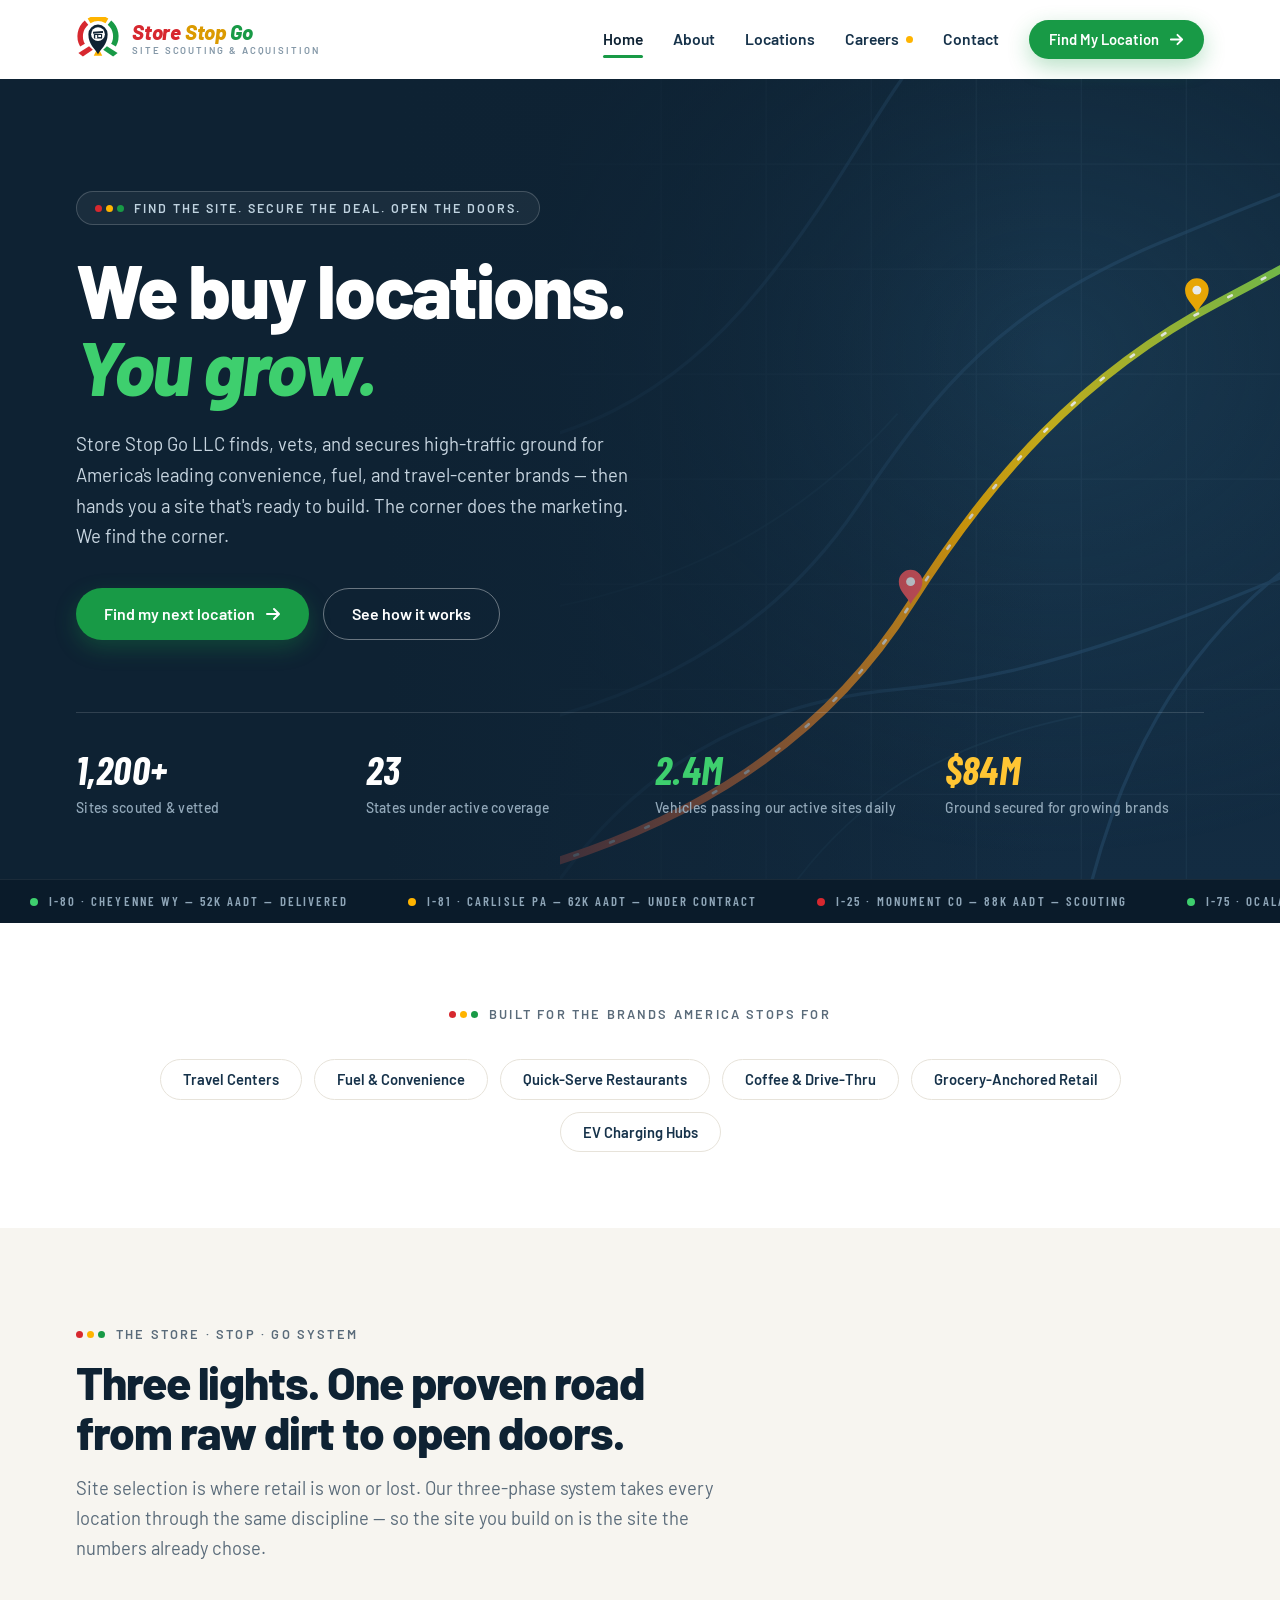
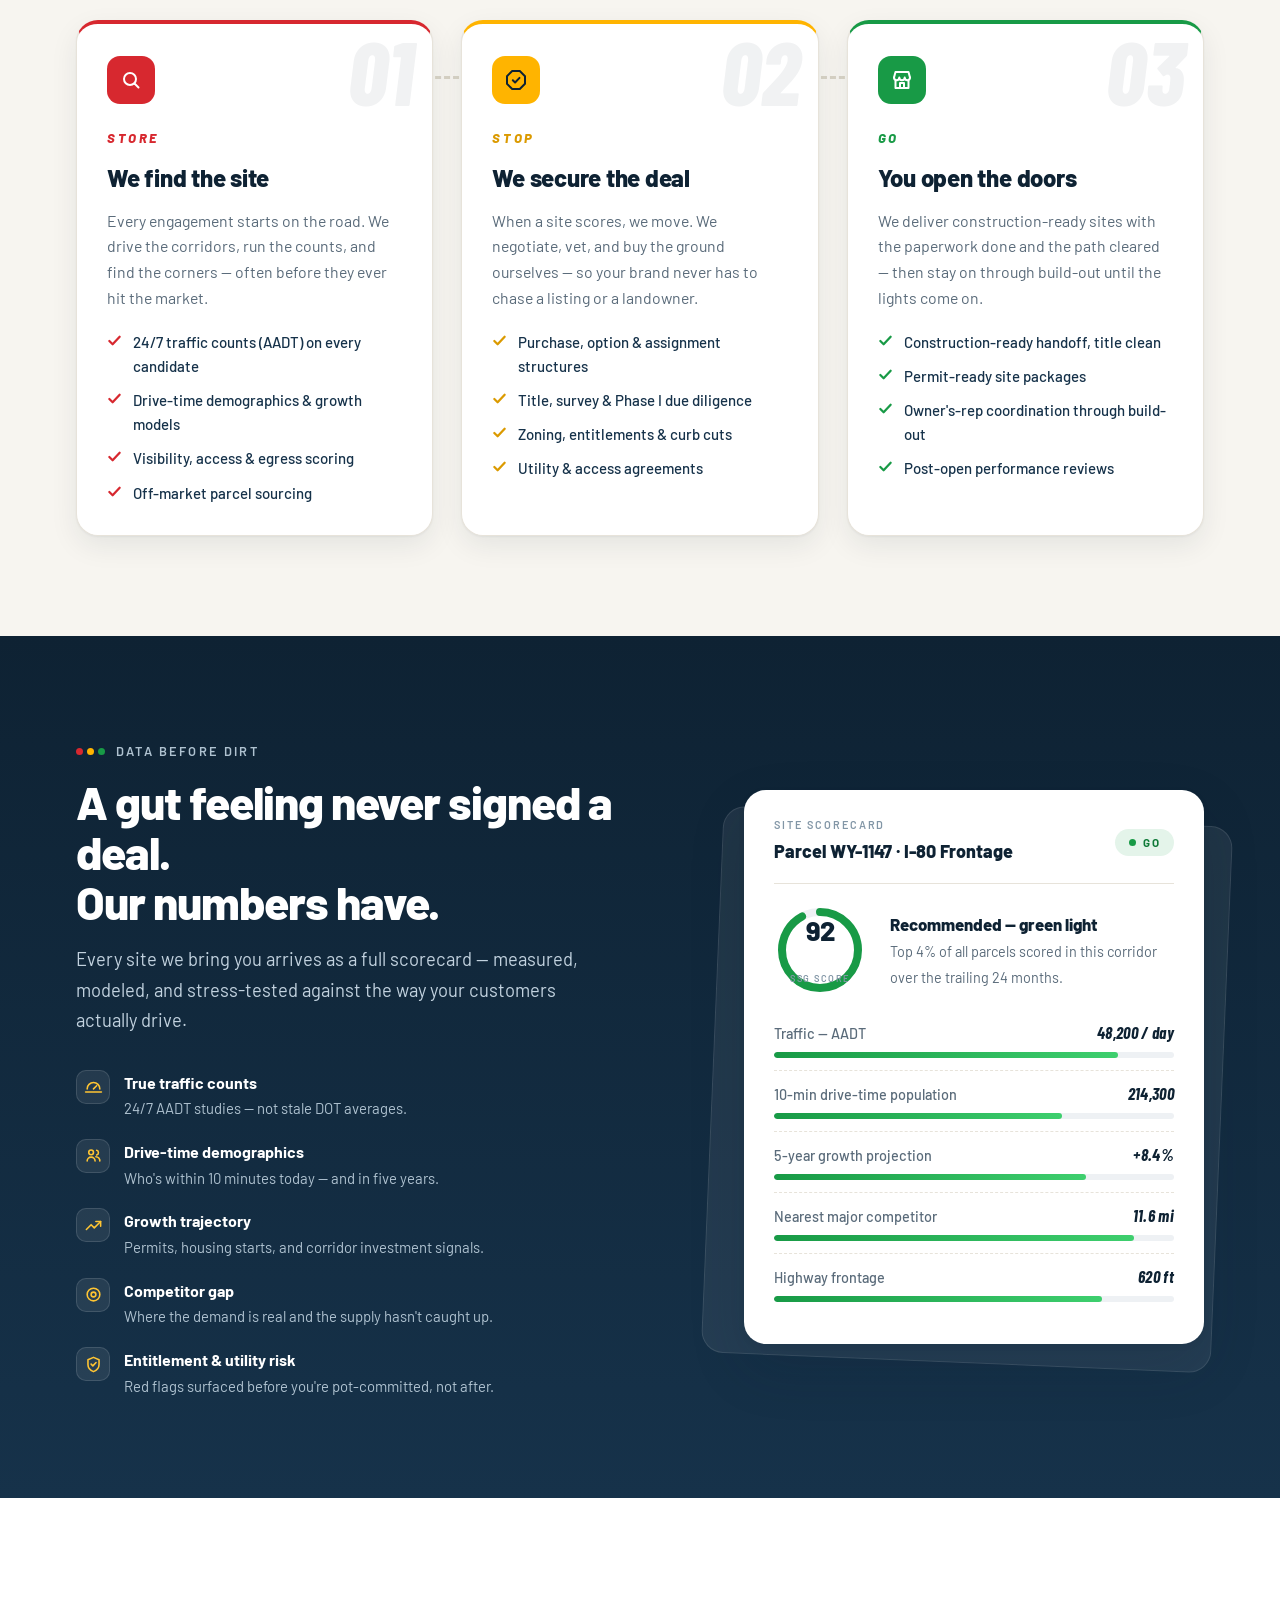
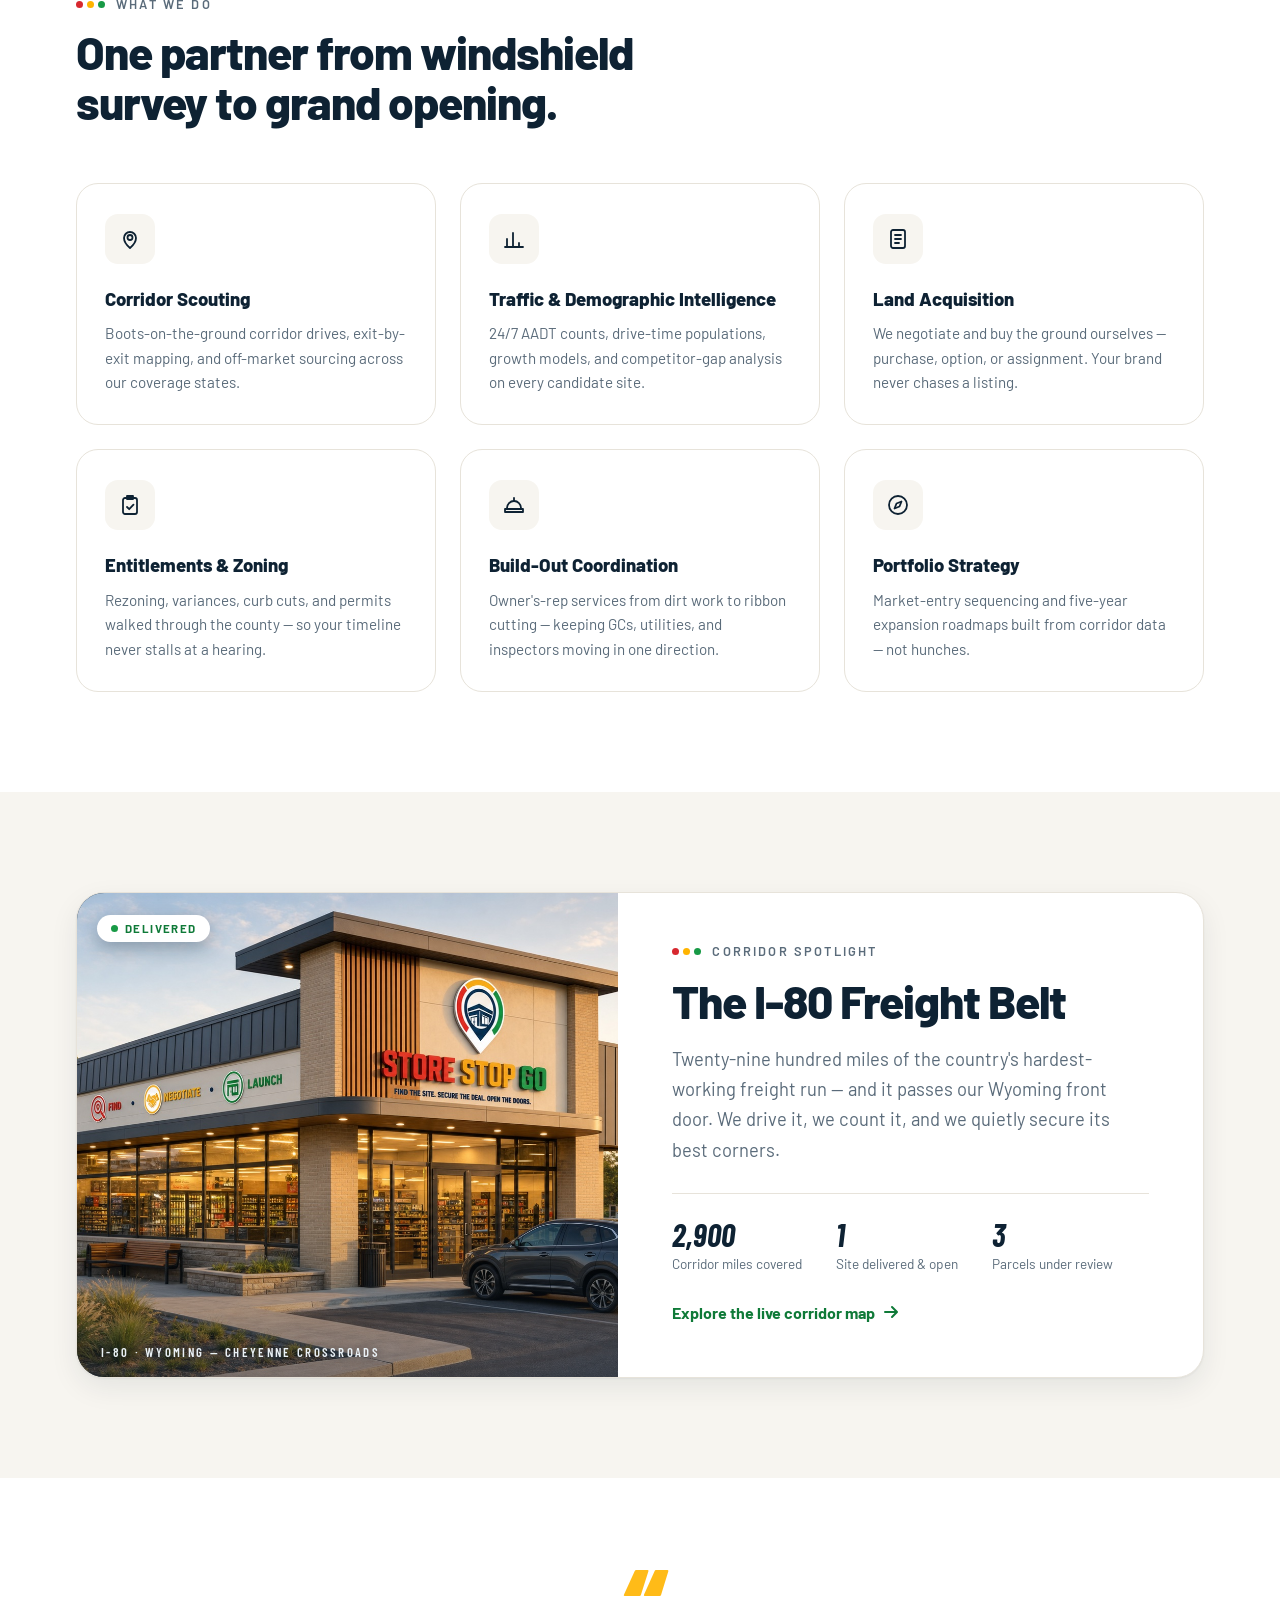
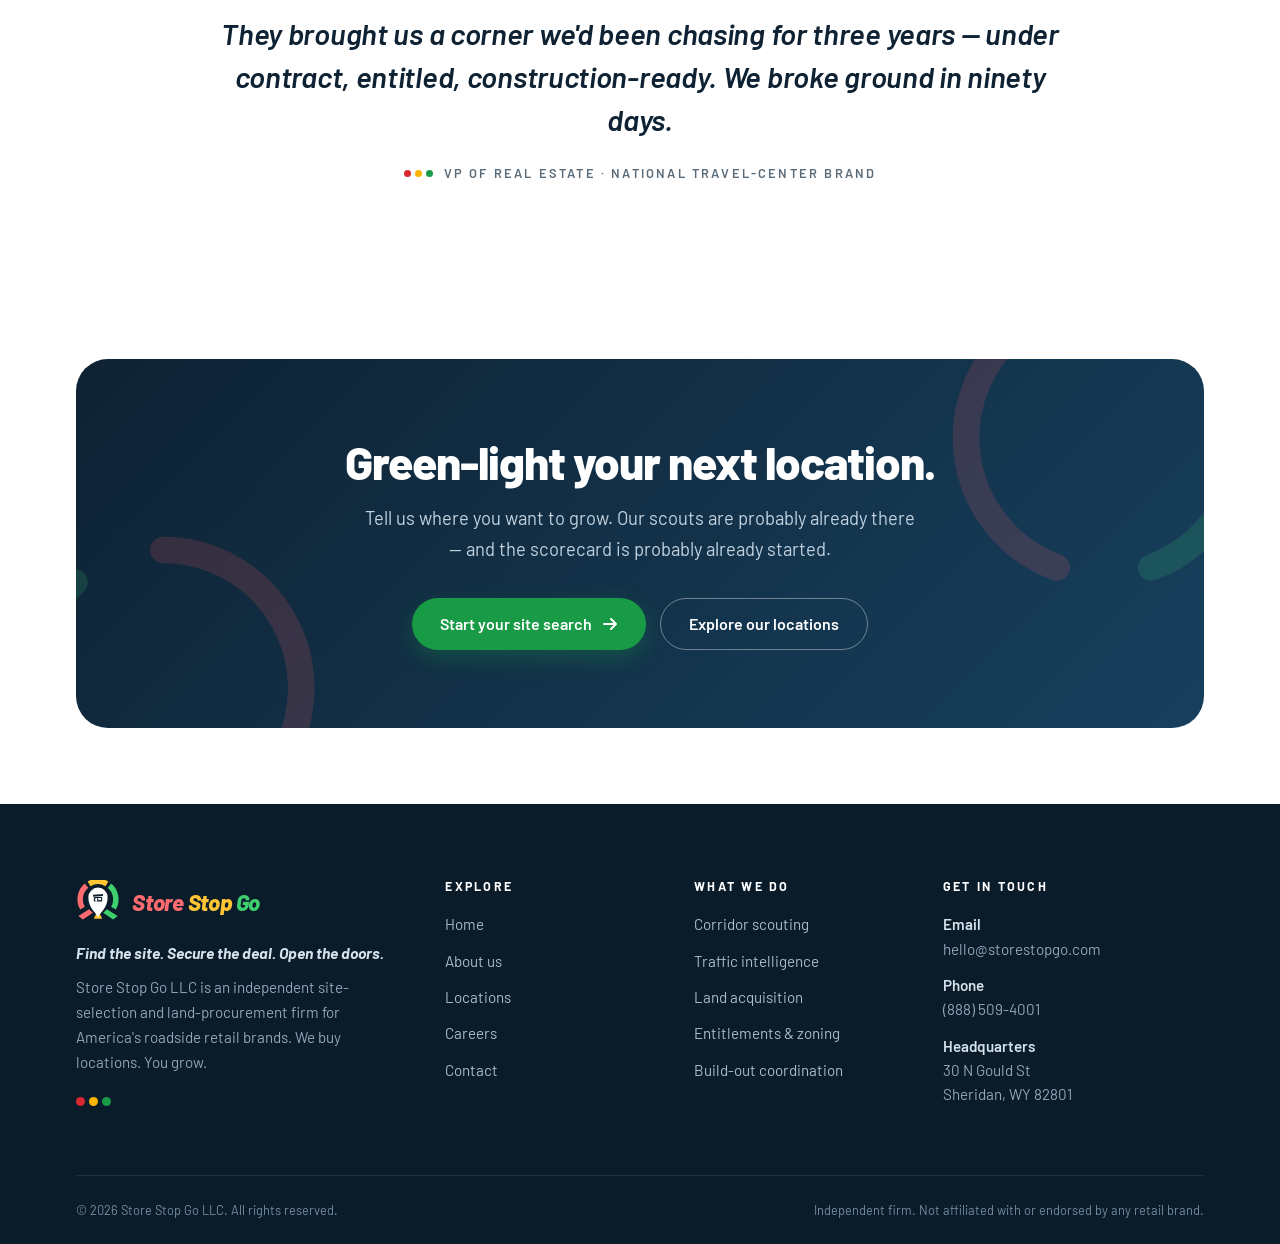
<file: index.html>
<!DOCTYPE html>
<html lang="en">
<head>
<meta charset="UTF-8">
<meta name="viewport" content="width=device-width, initial-scale=1.0">
<title>Store Stop Go LLC — We Buy Locations. You Grow.</title>
<meta name="description" content="Store Stop Go LLC is an independent site-selection and land-procurement firm for America's roadside retail brands. We scout corridors, count the traffic, secure the ground, and deliver locations ready to grow.">
<meta property="og:site_name" content="Store Stop Go LLC">
<meta property="og:type" content="website">
<meta property="og:title" content="Store Stop Go LLC — We Buy Locations. You Grow.">
<meta property="og:description" content="Store Stop Go LLC is an independent site-selection and land-procurement firm for America's roadside retail brands. We scout corridors, count the traffic, secure the ground, and deliver locations ready to grow.">
<meta property="og:url" content="https://storestopgo.com/">
<meta property="og:image" content="https://storestopgo.com/assets/og-cover.jpg">
<meta property="og:image:width" content="1200">
<meta property="og:image:height" content="630">
<meta property="og:image:alt" content="A delivered Store Stop Go flagship convenience store at golden hour">
<meta name="twitter:card" content="summary_large_image">
<meta name="twitter:title" content="Store Stop Go LLC — We Buy Locations. You Grow.">
<meta name="twitter:description" content="Store Stop Go LLC is an independent site-selection and land-procurement firm for America's roadside retail brands. We scout corridors, count the traffic, secure the ground, and deliver locations ready to grow.">
<meta name="twitter:image" content="https://storestopgo.com/assets/og-cover.jpg">
<link rel="icon" href='data:image/svg+xml,<svg xmlns="http://www.w3.org/2000/svg" viewBox="0 0 64 64"><path d="M15.3 8.1A26 26 0 0 0 23.1 52.4" fill="none" stroke="%23D7282F" stroke-width="8" stroke-linecap="round"/><path d="M19 5.5A26 26 0 0 1 45 5.5" fill="none" stroke="%23FFB400" stroke-width="8" stroke-linecap="round"/><path d="M48.7 8.1A26 26 0 0 1 40.9 52.4" fill="none" stroke="%23189A46" stroke-width="8" stroke-linecap="round"/><path d="M32 56C27 47 18.5 40.5 18.5 27.5A13.5 13.5 0 1 1 45.5 27.5C45.5 40.5 37 47 32 56Z" fill="%230E2233"/></svg>'>
<link rel="apple-touch-icon" href="assets/apple-touch-icon.png">
<link rel="preconnect" href="https://fonts.googleapis.com">
<link rel="preconnect" href="https://fonts.gstatic.com" crossorigin>
<link href="https://fonts.googleapis.com/css2?family=Barlow:ital,wght@0,400;0,500;0,600;0,700;0,800;0,900;1,700;1,800&family=Barlow+Condensed:ital,wght@0,500;0,600;0,700;1,700;1,800&display=swap" rel="stylesheet">
<link rel="stylesheet" href="css/style.css">
<script src="js/main.js" defer></script>
</head>
<body>
<a class="skip" href="#main">Skip to content</a>

<header class="site-head">
  <div class="wrap nav">
    <a class="brand" href="index.html" aria-label="Store Stop Go LLC — home">
      <svg class="logo-mark" viewBox="0 0 64 64" aria-hidden="true">
        <path d="M3.5 52.5 19 42.5 24.5 47.8 10 57.5Z" fill="#D7282F"/>
        <path d="M25.8 56.5 32 44 38.2 56.5Z" fill="#FFB400"/>
        <path d="M60.5 52.5 45 42.5 39.5 47.8 54 57.5Z" fill="#189A46"/>
        <path d="M15.3 8.1A26 26 0 0 0 9.5 41" fill="none" stroke="#D7282F" stroke-width="8"/>
        <path d="M19 5.5A26 26 0 0 1 45 5.5" fill="none" stroke="#FFB400" stroke-width="8"/>
        <path d="M48.7 8.1A26 26 0 0 1 54.5 41" fill="none" stroke="#189A46" stroke-width="8"/>
        <path d="M32 54C28 46 18 40.5 18 25A14 14 0 1 1 46 25C46 40.5 36 46 32 54Z" fill="#0E2233"/>
        <circle cx="32" cy="25" r="10" fill="#fff"/>
        <path d="M24.8 21.6 39.2 20.2 39.2 23.2 24.8 24.4Z" fill="#0E2233"/>
        <rect x="26" y="24.8" width="12" height="6.4" rx=".8" fill="#0E2233"/>
        <rect x="28" y="26.2" width="2.8" height="5" fill="#fff"/>
        <rect x="32.4" y="26.2" width="4" height="3" fill="#fff"/>
      </svg>
      <span class="brand-name">
        <em><span class="w-store">Store</span> <span class="w-stop">Stop</span> <span class="w-go">Go</span></em>
        <small>Site Scouting &amp; Acquisition</small>
      </span>
    </a>
    <nav class="nav-links" aria-label="Primary">
      <a href="index.html" aria-current="page">Home</a>
      <a href="about.html">About</a>
      <a href="locations.html">Locations</a>
      <a href="careers.html">Careers<span class="dot-hiring" title="Now hiring"></span></a>
      <a href="contact.html">Contact</a>
    </nav>
    <a class="btn btn--sm nav-cta" href="contact.html">Find My Location
      <svg width="15" height="15" viewBox="0 0 16 16" fill="none" stroke="currentColor" stroke-width="2" stroke-linecap="round" stroke-linejoin="round" aria-hidden="true"><path d="M2 8h11M9 3l5 5-5 5"/></svg>
    </a>
    <button class="nav-burger" aria-label="Menu" aria-expanded="false"><span></span><span></span><span></span></button>
  </div>
</header>

<main id="main">

  <!-- ======================= HERO ======================= -->
  <section class="hero">
    <svg class="hero-art" viewBox="0 0 760 640" aria-hidden="true" preserveAspectRatio="xMidYMid slice">
      <defs>
        <linearGradient id="route" x1="0" y1="1" x2="1" y2="0">
          <stop offset="0" stop-color="#FF5A60"/><stop offset=".5" stop-color="#FFB400"/><stop offset="1" stop-color="#3ECF6E"/>
        </linearGradient>
        <radialGradient id="glow" cx=".6" cy=".35" r=".6">
          <stop offset="0" stop-color="#24506E" stop-opacity=".85"/><stop offset="1" stop-color="#24506E" stop-opacity="0"/>
        </radialGradient>
        <g id="hpin">
          <path d="M0 0C-3.2-6.4-9-9.8-9-17A9 9 0 1 1 9-17C9-9.8 3.2-6.4 0 0Z"/>
          <circle cx="0" cy="-17" r="3.4" fill="#fff"/>
        </g>
      </defs>
      <rect width="760" height="640" fill="url(#glow)" opacity=".55"/>
      <g opacity=".07" stroke="#7FA4C0" stroke-width="1" fill="none">
        <path d="M80 0V640M160 0V640M240 0V640M320 0V640M400 0V640M480 0V640M560 0V640M640 0V640M720 0V640"/>
        <path d="M0 80H760M0 160H760M0 240H760M0 320H760M0 400H760M0 480H760M0 560H760"/>
      </g>
      <g stroke="#2A5273" stroke-width="2.5" fill="none" opacity=".5">
        <path d="M-20 520C150 500 250 430 310 340S420 190 540 140S690 80 780 55"/>
        <path d="M60 660C130 540 230 490 340 480S560 430 780 330"/>
        <path d="M-20 300C90 300 170 255 235 175S320 40 370 -20"/>
        <path d="M480 660C505 540 555 450 640 385S740 300 780 250"/>
      </g>
      <g stroke="#24485F" stroke-width="1.4" fill="none" opacity=".4">
        <path d="M-20 430C150 420 260 360 340 270"/>
        <path d="M240 660C300 560 380 520 480 500"/>
      </g>
      <path d="M10 630C190 590 290 510 350 415S480 240 585 185S720 110 755 70" fill="none" stroke="url(#route)" stroke-width="6" stroke-linecap="round"/>
      <path d="M10 630C190 590 290 510 350 415S480 240 585 185S720 110 755 70" fill="none" stroke="#fff" stroke-width="2" stroke-linecap="round" stroke-dasharray="3 26" class="lane" opacity=".9"/>
      <use href="#hpin" transform="translate(350 415)" fill="#FF5A60"/>
      <use href="#hpin" transform="translate(568 193)" fill="#FFB400"/>
      <use href="#hpin" transform="translate(712 105)" fill="#3ECF6E"/>
      <circle cx="712" cy="88" r="16" fill="none" stroke="#3ECF6E" stroke-width="2" class="pulse-ring" style="transform-box:fill-box;transform-origin:center"/>
    </svg>
    <div class="wrap">
      <div class="hero-copy">
        <span class="hero-badge"><span class="tri" aria-hidden="true"><i></i><i></i><i></i></span>Find the site. Secure the deal. Open the doors.</span>
        <h1 class="h1">We buy locations.<br><span class="h1-go">You grow.</span></h1>
        <p class="hero-sub">Store Stop Go LLC finds, vets, and secures high-traffic ground for America's leading convenience, fuel, and travel-center brands — then hands you a site that's ready to build. The corner does the marketing. We find the corner.</p>
        <div class="hero-ctas">
          <a class="btn" href="contact.html">Find my next location
            <svg width="16" height="16" viewBox="0 0 16 16" fill="none" stroke="currentColor" stroke-width="2" stroke-linecap="round" stroke-linejoin="round" aria-hidden="true"><path d="M2 8h11M9 3l5 5-5 5"/></svg>
          </a>
          <a class="btn btn--ghost-light" href="#how">See how it works</a>
        </div>
      </div>
      <div class="hero-stats">
        <div class="stat"><b data-count="1200" data-suffix="+">0</b><span>Sites scouted &amp; vetted</span></div>
        <div class="stat"><b data-count="23">0</b><span>States under active coverage</span></div>
        <div class="stat stat--g"><b data-count="2.4" data-dec="1" data-suffix="M">0</b><span>Vehicles passing our active sites daily</span></div>
        <div class="stat stat--a"><b data-count="84" data-prefix="$" data-suffix="M">0</b><span>Ground secured for growing brands</span></div>
      </div>
    </div>
  </section>

  <!-- ======================= TICKER ======================= -->
  <div class="ticker" aria-hidden="true">
    <div class="ticker-track">
      <span class="tick"><i class="g"></i>I-80 · Cheyenne WY — 52K AADT — Delivered</span>
      <span class="tick"><i class="a"></i>I-81 · Carlisle PA — 62K AADT — Under contract</span>
      <span class="tick"><i class="r"></i>I-25 · Monument CO — 88K AADT — Scouting</span>
      <span class="tick"><i class="g"></i>I-75 · Ocala FL — 96K AADT — Delivered</span>
      <span class="tick"><i class="a"></i>I-40 · Crossville TN — 46K AADT — Under contract</span>
      <span class="tick"><i class="r"></i>I-44 · Springfield MO — 62K AADT — Scouting</span>
      <span class="tick"><i class="a"></i>I-65 · Athens AL — 74K AADT — Under contract</span>
      <span class="tick"><i class="r"></i>I-90 · Rapid City SD — 29K AADT — Scouting</span>
      <span class="tick"><i class="g"></i>I-80 · Cheyenne WY — 52K AADT — Delivered</span>
      <span class="tick"><i class="a"></i>I-81 · Carlisle PA — 62K AADT — Under contract</span>
      <span class="tick"><i class="r"></i>I-25 · Monument CO — 88K AADT — Scouting</span>
      <span class="tick"><i class="g"></i>I-75 · Ocala FL — 96K AADT — Delivered</span>
      <span class="tick"><i class="a"></i>I-40 · Crossville TN — 46K AADT — Under contract</span>
      <span class="tick"><i class="r"></i>I-44 · Springfield MO — 62K AADT — Scouting</span>
      <span class="tick"><i class="a"></i>I-65 · Athens AL — 74K AADT — Under contract</span>
      <span class="tick"><i class="r"></i>I-90 · Rapid City SD — 29K AADT — Scouting</span>
    </div>
  </div>

  <!-- ======================= CATEGORIES ======================= -->
  <section class="sec sec--tight">
    <div class="wrap center reveal">
      <span class="eyebrow"><span class="tri" aria-hidden="true"><i></i><i></i><i></i></span>Built for the brands America stops for</span>
      <div class="cats">
        <span class="cat">Travel Centers</span>
        <span class="cat">Fuel &amp; Convenience</span>
        <span class="cat">Quick-Serve Restaurants</span>
        <span class="cat">Coffee &amp; Drive-Thru</span>
        <span class="cat">Grocery-Anchored Retail</span>
        <span class="cat">EV Charging Hubs</span>
      </div>
    </div>
  </section>

  <!-- ======================= STORE / STOP / GO ======================= -->
  <section class="sec sec--bone" id="how">
    <div class="wrap">
      <div class="sec-head reveal">
        <span class="eyebrow"><span class="tri" aria-hidden="true"><i></i><i></i><i></i></span>The Store · Stop · Go system</span>
        <h2 class="h2">Three lights. One proven road<br>from raw dirt to open doors.</h2>
        <p class="lead">Site selection is where retail is won or lost. Our three-phase system takes every location through the same discipline — so the site you build on is the site the numbers already chose.</p>
      </div>
      <div class="steps">
        <article class="step step--store reveal" data-n="01">
          <span class="step-light" aria-hidden="true">
            <svg width="24" height="24" viewBox="0 0 24 24" fill="none" stroke="currentColor" stroke-width="2" stroke-linecap="round" stroke-linejoin="round"><circle cx="11" cy="11" r="6"/><path d="m15.5 15.5 4 4"/></svg>
          </span>
          <span class="step-word">Store</span>
          <h3 class="h3">We find the site</h3>
          <p>Every engagement starts on the road. We drive the corridors, run the counts, and find the corners — often before they ever hit the market.</p>
          <ul>
            <li><svg width="15" height="15" viewBox="0 0 16 16" fill="none" stroke="currentColor" stroke-width="2.4" stroke-linecap="round" stroke-linejoin="round" aria-hidden="true"><path d="m2.5 8.5 3.5 3.5L13.5 4"/></svg>24/7 traffic counts (AADT) on every candidate</li>
            <li><svg width="15" height="15" viewBox="0 0 16 16" fill="none" stroke="currentColor" stroke-width="2.4" stroke-linecap="round" stroke-linejoin="round" aria-hidden="true"><path d="m2.5 8.5 3.5 3.5L13.5 4"/></svg>Drive-time demographics &amp; growth models</li>
            <li><svg width="15" height="15" viewBox="0 0 16 16" fill="none" stroke="currentColor" stroke-width="2.4" stroke-linecap="round" stroke-linejoin="round" aria-hidden="true"><path d="m2.5 8.5 3.5 3.5L13.5 4"/></svg>Visibility, access &amp; egress scoring</li>
            <li><svg width="15" height="15" viewBox="0 0 16 16" fill="none" stroke="currentColor" stroke-width="2.4" stroke-linecap="round" stroke-linejoin="round" aria-hidden="true"><path d="m2.5 8.5 3.5 3.5L13.5 4"/></svg>Off-market parcel sourcing</li>
          </ul>
        </article>
        <article class="step step--stop reveal" style="--d:.12s" data-n="02">
          <span class="step-light" aria-hidden="true">
            <svg width="24" height="24" viewBox="0 0 24 24" fill="none" stroke="currentColor" stroke-width="2" stroke-linecap="round" stroke-linejoin="round"><path d="M8.2 3h7.6L21 8.2v7.6L15.8 21H8.2L3 15.8V8.2z"/><path d="m8.8 12.2 2.3 2.3 4.4-4.6"/></svg>
          </span>
          <span class="step-word">Stop</span>
          <h3 class="h3">We secure the deal</h3>
          <p>When a site scores, we move. We negotiate, vet, and buy the ground ourselves — so your brand never has to chase a listing or a landowner.</p>
          <ul>
            <li><svg width="15" height="15" viewBox="0 0 16 16" fill="none" stroke="currentColor" stroke-width="2.4" stroke-linecap="round" stroke-linejoin="round" aria-hidden="true"><path d="m2.5 8.5 3.5 3.5L13.5 4"/></svg>Purchase, option &amp; assignment structures</li>
            <li><svg width="15" height="15" viewBox="0 0 16 16" fill="none" stroke="currentColor" stroke-width="2.4" stroke-linecap="round" stroke-linejoin="round" aria-hidden="true"><path d="m2.5 8.5 3.5 3.5L13.5 4"/></svg>Title, survey &amp; Phase I due diligence</li>
            <li><svg width="15" height="15" viewBox="0 0 16 16" fill="none" stroke="currentColor" stroke-width="2.4" stroke-linecap="round" stroke-linejoin="round" aria-hidden="true"><path d="m2.5 8.5 3.5 3.5L13.5 4"/></svg>Zoning, entitlements &amp; curb cuts</li>
            <li><svg width="15" height="15" viewBox="0 0 16 16" fill="none" stroke="currentColor" stroke-width="2.4" stroke-linecap="round" stroke-linejoin="round" aria-hidden="true"><path d="m2.5 8.5 3.5 3.5L13.5 4"/></svg>Utility &amp; access agreements</li>
          </ul>
        </article>
        <article class="step step--go reveal" style="--d:.24s" data-n="03">
          <span class="step-light" aria-hidden="true">
            <svg width="24" height="24" viewBox="0 0 24 24" fill="none" stroke="currentColor" stroke-width="2" stroke-linecap="round" stroke-linejoin="round"><path d="M4 9.5 5.5 4h13L20 9.5"/><path d="M4 9.5a2.65 2.65 0 0 0 5.3 0 2.65 2.65 0 0 0 5.4 0 2.65 2.65 0 0 0 5.3 0"/><path d="M5.5 13v7h13v-7"/><path d="M10 20v-5h4v5"/></svg>
          </span>
          <span class="step-word">Go</span>
          <h3 class="h3">You open the doors</h3>
          <p>We deliver construction-ready sites with the paperwork done and the path cleared — then stay on through build-out until the lights come on.</p>
          <ul>
            <li><svg width="15" height="15" viewBox="0 0 16 16" fill="none" stroke="currentColor" stroke-width="2.4" stroke-linecap="round" stroke-linejoin="round" aria-hidden="true"><path d="m2.5 8.5 3.5 3.5L13.5 4"/></svg>Construction-ready handoff, title clean</li>
            <li><svg width="15" height="15" viewBox="0 0 16 16" fill="none" stroke="currentColor" stroke-width="2.4" stroke-linecap="round" stroke-linejoin="round" aria-hidden="true"><path d="m2.5 8.5 3.5 3.5L13.5 4"/></svg>Permit-ready site packages</li>
            <li><svg width="15" height="15" viewBox="0 0 16 16" fill="none" stroke="currentColor" stroke-width="2.4" stroke-linecap="round" stroke-linejoin="round" aria-hidden="true"><path d="m2.5 8.5 3.5 3.5L13.5 4"/></svg>Owner's-rep coordination through build-out</li>
            <li><svg width="15" height="15" viewBox="0 0 16 16" fill="none" stroke="currentColor" stroke-width="2.4" stroke-linecap="round" stroke-linejoin="round" aria-hidden="true"><path d="m2.5 8.5 3.5 3.5L13.5 4"/></svg>Post-open performance reviews</li>
          </ul>
        </article>
      </div>
    </div>
  </section>

  <!-- ======================= DATA ======================= -->
  <section class="sec sec--dark" id="data">
    <div class="wrap data-grid">
      <div class="reveal">
        <span class="eyebrow eyebrow--light"><span class="tri" aria-hidden="true"><i></i><i></i><i></i></span>Data before dirt</span>
        <h2 class="h2" style="margin-top:16px">A gut feeling never signed a deal.<br>Our numbers have.</h2>
        <p class="lead" style="margin-top:18px">Every site we bring you arrives as a full scorecard — measured, modeled, and stress-tested against the way your customers actually drive.</p>
        <ul class="data-points">
          <li><span class="dp-dot" aria-hidden="true"><svg width="19" height="19" viewBox="0 0 24 24" fill="none" stroke="#FFC533" stroke-width="2" stroke-linecap="round" stroke-linejoin="round"><path d="M4 15a8 8 0 0 1 16 0"/><path d="m12 15 4-4"/><path d="M2 19h20"/></svg></span><div><b>True traffic counts</b><span>24/7 AADT studies — not stale DOT averages.</span></div></li>
          <li><span class="dp-dot" aria-hidden="true"><svg width="19" height="19" viewBox="0 0 24 24" fill="none" stroke="#FFC533" stroke-width="2" stroke-linecap="round" stroke-linejoin="round"><circle cx="9" cy="8" r="3"/><path d="M4 19a5 5 0 0 1 10 0"/><path d="M16 5.5a3 3 0 0 1 0 5.8M15 13.5a5 5 0 0 1 5 5.5"/></svg></span><div><b>Drive-time demographics</b><span>Who's within 10 minutes today — and in five years.</span></div></li>
          <li><span class="dp-dot" aria-hidden="true"><svg width="19" height="19" viewBox="0 0 24 24" fill="none" stroke="#FFC533" stroke-width="2" stroke-linecap="round" stroke-linejoin="round"><path d="m3 17 6-6 4 4 8-8"/><path d="M15 7h6v6"/></svg></span><div><b>Growth trajectory</b><span>Permits, housing starts, and corridor investment signals.</span></div></li>
          <li><span class="dp-dot" aria-hidden="true"><svg width="19" height="19" viewBox="0 0 24 24" fill="none" stroke="#FFC533" stroke-width="2" stroke-linecap="round" stroke-linejoin="round"><circle cx="12" cy="12" r="8"/><circle cx="12" cy="12" r="3"/></svg></span><div><b>Competitor gap</b><span>Where the demand is real and the supply hasn't caught up.</span></div></li>
          <li><span class="dp-dot" aria-hidden="true"><svg width="19" height="19" viewBox="0 0 24 24" fill="none" stroke="#FFC533" stroke-width="2" stroke-linecap="round" stroke-linejoin="round"><path d="M12 3l7 3v6c0 4.5-3 7.5-7 9-4-1.5-7-4.5-7-9V6z"/><path d="m9 11.5 2.2 2.2 4-4.2"/></svg></span><div><b>Entitlement &amp; utility risk</b><span>Red flags surfaced before you're pot-committed, not after.</span></div></li>
        </ul>
      </div>
      <div class="score-stack reveal" style="--d:.15s">
        <div class="score-back" aria-hidden="true"></div>
        <article class="score-card" aria-label="Sample site scorecard">
          <div class="score-head">
            <div><small>Site Scorecard</small><strong>Parcel WY-1147 · I-80 Frontage</strong></div>
            <span class="chip chip--go"><i></i>Go</span>
          </div>
          <div class="score-body">
            <div class="score-ring" aria-hidden="true">
              <svg viewBox="0 0 92 92">
                <circle cx="46" cy="46" r="38" fill="none" stroke="#EEF1F4" stroke-width="8"/>
                <circle cx="46" cy="46" r="38" fill="none" stroke="#189A46" stroke-width="8" stroke-linecap="round" stroke-dasharray="238.8" stroke-dashoffset="19.1" transform="rotate(-90 46 46)"/>
              </svg>
              <span class="score-num">92<small>SSG SCORE</small></span>
            </div>
            <div class="score-verdict">
              <b>Recommended — green light</b>
              <span>Top 4% of all parcels scored in this corridor over the trailing 24 months.</span>
            </div>
          </div>
          <div class="metrics">
            <div class="metric"><span>Traffic — AADT</span><b>48,200 / day</b><span class="bar" aria-hidden="true"><i style="--w:86%"></i></span></div>
            <div class="metric"><span>10-min drive-time population</span><b>214,300</b><span class="bar" aria-hidden="true"><i style="--w:72%"></i></span></div>
            <div class="metric"><span>5-year growth projection</span><b>+8.4%</b><span class="bar" aria-hidden="true"><i style="--w:78%"></i></span></div>
            <div class="metric"><span>Nearest major competitor</span><b>11.6 mi</b><span class="bar" aria-hidden="true"><i style="--w:90%"></i></span></div>
            <div class="metric"><span>Highway frontage</span><b>620 ft</b><span class="bar" aria-hidden="true"><i style="--w:82%"></i></span></div>
          </div>
        </article>
      </div>
    </div>
  </section>

  <!-- ======================= SERVICES ======================= -->
  <section class="sec" id="services">
    <div class="wrap">
      <div class="sec-head reveal">
        <span class="eyebrow"><span class="tri" aria-hidden="true"><i></i><i></i><i></i></span>What we do</span>
        <h2 class="h2">One partner from windshield<br>survey to grand opening.</h2>
      </div>
      <div class="svc-grid">
        <article class="svc reveal">
          <span class="svc-ico" aria-hidden="true"><svg width="24" height="24" viewBox="0 0 24 24" fill="none" stroke="currentColor" stroke-width="1.8" stroke-linecap="round" stroke-linejoin="round"><path d="M12 21s-6-5.1-6-10a6 6 0 1 1 12 0c0 4.9-6 10-6 10Z"/><circle cx="12" cy="10.5" r="2.5"/></svg></span>
          <h3>Corridor Scouting</h3>
          <p>Boots-on-the-ground corridor drives, exit-by-exit mapping, and off-market sourcing across our coverage states.</p>
        </article>
        <article class="svc reveal" style="--d:.08s">
          <span class="svc-ico" aria-hidden="true"><svg width="24" height="24" viewBox="0 0 24 24" fill="none" stroke="currentColor" stroke-width="1.8" stroke-linecap="round" stroke-linejoin="round"><path d="M5 20v-8M11 20V6M17 20v-4"/><path d="M3 20h18"/></svg></span>
          <h3>Traffic &amp; Demographic Intelligence</h3>
          <p>24/7 AADT counts, drive-time populations, growth models, and competitor-gap analysis on every candidate site.</p>
        </article>
        <article class="svc reveal" style="--d:.16s">
          <span class="svc-ico" aria-hidden="true"><svg width="24" height="24" viewBox="0 0 24 24" fill="none" stroke="currentColor" stroke-width="1.8" stroke-linecap="round" stroke-linejoin="round"><rect x="5" y="3" width="14" height="18" rx="2"/><path d="M9 8h6M9 12h6M9 16h4"/></svg></span>
          <h3>Land Acquisition</h3>
          <p>We negotiate and buy the ground ourselves — purchase, option, or assignment. Your brand never chases a listing.</p>
        </article>
        <article class="svc reveal">
          <span class="svc-ico" aria-hidden="true"><svg width="24" height="24" viewBox="0 0 24 24" fill="none" stroke="currentColor" stroke-width="1.8" stroke-linecap="round" stroke-linejoin="round"><path d="M9 3h6v3H9z"/><rect x="5" y="5" width="14" height="16" rx="2"/><path d="m9 14 2.2 2.2 4.3-4.6"/></svg></span>
          <h3>Entitlements &amp; Zoning</h3>
          <p>Rezoning, variances, curb cuts, and permits walked through the county — so your timeline never stalls at a hearing.</p>
        </article>
        <article class="svc reveal" style="--d:.08s">
          <span class="svc-ico" aria-hidden="true"><svg width="24" height="24" viewBox="0 0 24 24" fill="none" stroke="currentColor" stroke-width="1.8" stroke-linecap="round" stroke-linejoin="round"><path d="M5 16v-1a7 7 0 0 1 14 0v1"/><path d="M12 8V5"/><path d="M3 19h18v-3H3z"/></svg></span>
          <h3>Build-Out Coordination</h3>
          <p>Owner's-rep services from dirt work to ribbon cutting — keeping GCs, utilities, and inspectors moving in one direction.</p>
        </article>
        <article class="svc reveal" style="--d:.16s">
          <span class="svc-ico" aria-hidden="true"><svg width="24" height="24" viewBox="0 0 24 24" fill="none" stroke="currentColor" stroke-width="1.8" stroke-linecap="round" stroke-linejoin="round"><circle cx="12" cy="12" r="9"/><path d="m15.5 8.5-2 5-5 2 2-5z"/></svg></span>
          <h3>Portfolio Strategy</h3>
          <p>Market-entry sequencing and five-year expansion roadmaps built from corridor data — not hunches.</p>
        </article>
      </div>
    </div>
  </section>

  <!-- ======================= SPOTLIGHT ======================= -->
  <section class="sec sec--bone" id="spotlight">
    <div class="wrap">
      <div class="spot reveal">
        <div class="spot-map spot-map--photo">
          <img src="assets/storefront-flagship.jpg" alt="Modern flagship convenience store at golden hour, delivered under the Store Stop Go program" loading="lazy">
          <span class="spot-tag"><span class="chip chip--go"><i></i>Delivered</span></span>
          <span class="spot-cap">I-80 · Wyoming — Cheyenne Crossroads</span>
        </div>
        <div class="spot-body">
          <span class="eyebrow"><span class="tri" aria-hidden="true"><i></i><i></i><i></i></span>Corridor spotlight</span>
          <h2 class="h2">The I-80 Freight Belt</h2>
          <p class="lead">Twenty-nine hundred miles of the country's hardest-working freight run — and it passes our Wyoming front door. We drive it, we count it, and we quietly secure its best corners.</p>
          <div class="spot-stats">
            <div><b>2,900</b><span>Corridor miles covered</span></div>
            <div><b>1</b><span>Site delivered &amp; open</span></div>
            <div><b>3</b><span>Parcels under review</span></div>
          </div>
          <a class="link-more" href="locations.html">Explore the live corridor map
            <svg width="16" height="16" viewBox="0 0 16 16" fill="none" stroke="currentColor" stroke-width="2" stroke-linecap="round" stroke-linejoin="round" aria-hidden="true"><path d="M2 8h11M9 3l5 5-5 5"/></svg>
          </a>
        </div>
      </div>
    </div>
  </section>

  <!-- ======================= QUOTE ======================= -->
  <section class="sec">
    <div class="wrap">
      <figure class="quote reveal">
        <blockquote>They brought us a corner we'd been chasing for three years — under contract, entitled, construction-ready. We broke ground in ninety days.</blockquote>
        <figcaption class="eyebrow" style="justify-content:center"><span class="tri" aria-hidden="true"><i></i><i></i><i></i></span>VP of Real Estate · National travel-center brand</figcaption>
      </figure>
    </div>
  </section>

  <!-- ======================= CTA ======================= -->
  <section class="sec--tight">
    <div class="wrap">
      <div class="cta-band reveal">
        <svg class="arc-deco" viewBox="0 0 64 64" aria-hidden="true">
          <path d="M15.3 8.1A26 26 0 0 0 23.1 52.4" fill="none" stroke="#FF5A60" stroke-width="5" stroke-linecap="round"/>
          <path d="M19 5.5A26 26 0 0 1 45 5.5" fill="none" stroke="#FFB400" stroke-width="5" stroke-linecap="round"/>
          <path d="M48.7 8.1A26 26 0 0 1 40.9 52.4" fill="none" stroke="#3ECF6E" stroke-width="5" stroke-linecap="round"/>
        </svg>
        <svg class="arc-deco arc-deco--l" viewBox="0 0 64 64" aria-hidden="true">
          <path d="M15.3 8.1A26 26 0 0 0 23.1 52.4" fill="none" stroke="#FF5A60" stroke-width="5" stroke-linecap="round"/>
          <path d="M19 5.5A26 26 0 0 1 45 5.5" fill="none" stroke="#FFB400" stroke-width="5" stroke-linecap="round"/>
          <path d="M48.7 8.1A26 26 0 0 1 40.9 52.4" fill="none" stroke="#3ECF6E" stroke-width="5" stroke-linecap="round"/>
        </svg>
        <h2 class="h2">Green-light your next location.</h2>
        <p class="lead">Tell us where you want to grow. Our scouts are probably already there — and the scorecard is probably already started.</p>
        <div class="cta-ctas">
          <a class="btn" href="contact.html">Start your site search
            <svg width="16" height="16" viewBox="0 0 16 16" fill="none" stroke="currentColor" stroke-width="2" stroke-linecap="round" stroke-linejoin="round" aria-hidden="true"><path d="M2 8h11M9 3l5 5-5 5"/></svg>
          </a>
          <a class="btn btn--ghost-light" href="locations.html">Explore our locations</a>
        </div>
      </div>
    </div>
  </section>
</main>

<!-- ======================= FOOTER ======================= -->
<footer class="site-foot">
  <div class="wrap">
    <div class="foot-grid">
      <div class="foot-brand">
        <a class="brand" href="index.html" aria-label="Store Stop Go LLC — home">
          <svg class="logo-mark" viewBox="0 0 64 64" aria-hidden="true">
            <path d="M3.5 52.5 19 42.5 24.5 47.8 10 57.5Z" fill="#FF6B6F"/>
            <path d="M25.8 56.5 32 44 38.2 56.5Z" fill="#FFC533"/>
            <path d="M60.5 52.5 45 42.5 39.5 47.8 54 57.5Z" fill="#3ECF6E"/>
            <path d="M15.3 8.1A26 26 0 0 0 9.5 41" fill="none" stroke="#FF6B6F" stroke-width="8"/>
            <path d="M19 5.5A26 26 0 0 1 45 5.5" fill="none" stroke="#FFC533" stroke-width="8"/>
            <path d="M48.7 8.1A26 26 0 0 1 54.5 41" fill="none" stroke="#3ECF6E" stroke-width="8"/>
            <path d="M32 54C28 46 18 40.5 18 25A14 14 0 1 1 46 25C46 40.5 36 46 32 54Z" fill="#fff"/>
            <path d="M24.8 21.6 39.2 20.2 39.2 23.2 24.8 24.4Z" fill="#0E2233"/>
            <rect x="26" y="24.8" width="12" height="6.4" rx=".8" fill="#0E2233"/>
            <rect x="28" y="26.2" width="2.8" height="5" fill="#fff"/>
            <rect x="32.4" y="26.2" width="4" height="3" fill="#fff"/>
          </svg>
          <span class="brand-name">
            <em><span class="w-store">Store</span> <span class="w-stop">Stop</span> <span class="w-go">Go</span></em>
          </span>
        </a>
        <span class="foot-tag">Find the site. Secure the deal. Open the doors.</span>
        <p>Store Stop Go LLC is an independent site-selection and land-procurement firm for America's roadside retail brands. We buy locations. You grow.</p>
        <span class="tri" aria-hidden="true"><i></i><i></i><i></i></span>
      </div>
      <div>
        <h4>Explore</h4>
        <ul>
          <li><a href="index.html">Home</a></li>
          <li><a href="about.html">About us</a></li>
          <li><a href="locations.html">Locations</a></li>
          <li><a href="careers.html">Careers</a></li>
          <li><a href="contact.html">Contact</a></li>
        </ul>
      </div>
      <div>
        <h4>What we do</h4>
        <ul>
          <li><a href="index.html#services">Corridor scouting</a></li>
          <li><a href="index.html#services">Traffic intelligence</a></li>
          <li><a href="index.html#services">Land acquisition</a></li>
          <li><a href="index.html#services">Entitlements &amp; zoning</a></li>
          <li><a href="index.html#services">Build-out coordination</a></li>
        </ul>
      </div>
      <div>
        <h4>Get in touch</h4>
        <ul class="foot-contact">
          <li><span><b>Email</b><br><a href="mailto:hello@storestopgo.com">hello@storestopgo.com</a></span></li>
          <li><span><b>Phone</b><br><a href="tel:+18885094001">(888) 509-4001</a></span></li>
          <li><span><b>Headquarters</b><br>30 N Gould St<br>Sheridan, WY 82801</span></li>
        </ul>
      </div>
    </div>
    <div class="foot-bar">
      <span>© <span id="yr">2026</span> Store Stop Go LLC. All rights reserved.</span>
      <span>Independent firm. Not affiliated with or endorsed by any retail brand.</span>
    </div>
  </div>
</footer>
</body>
</html>
</file>
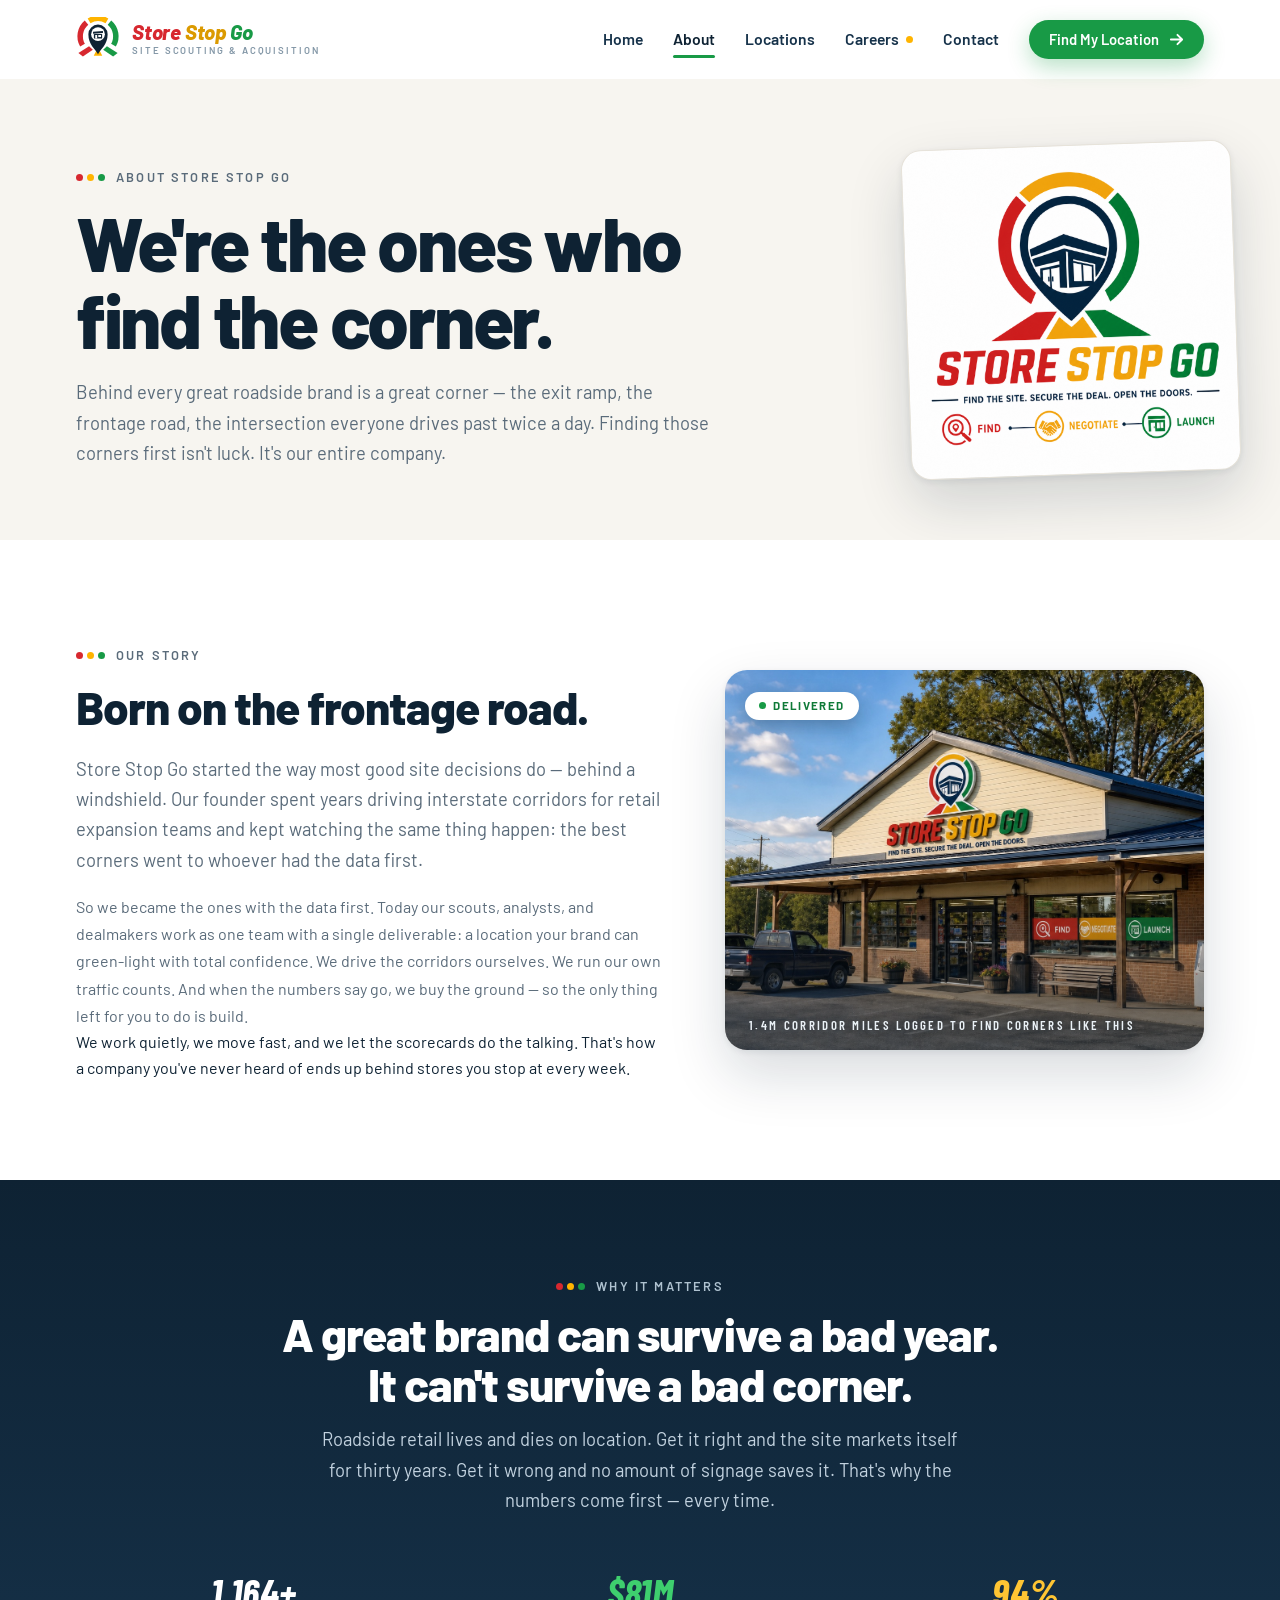
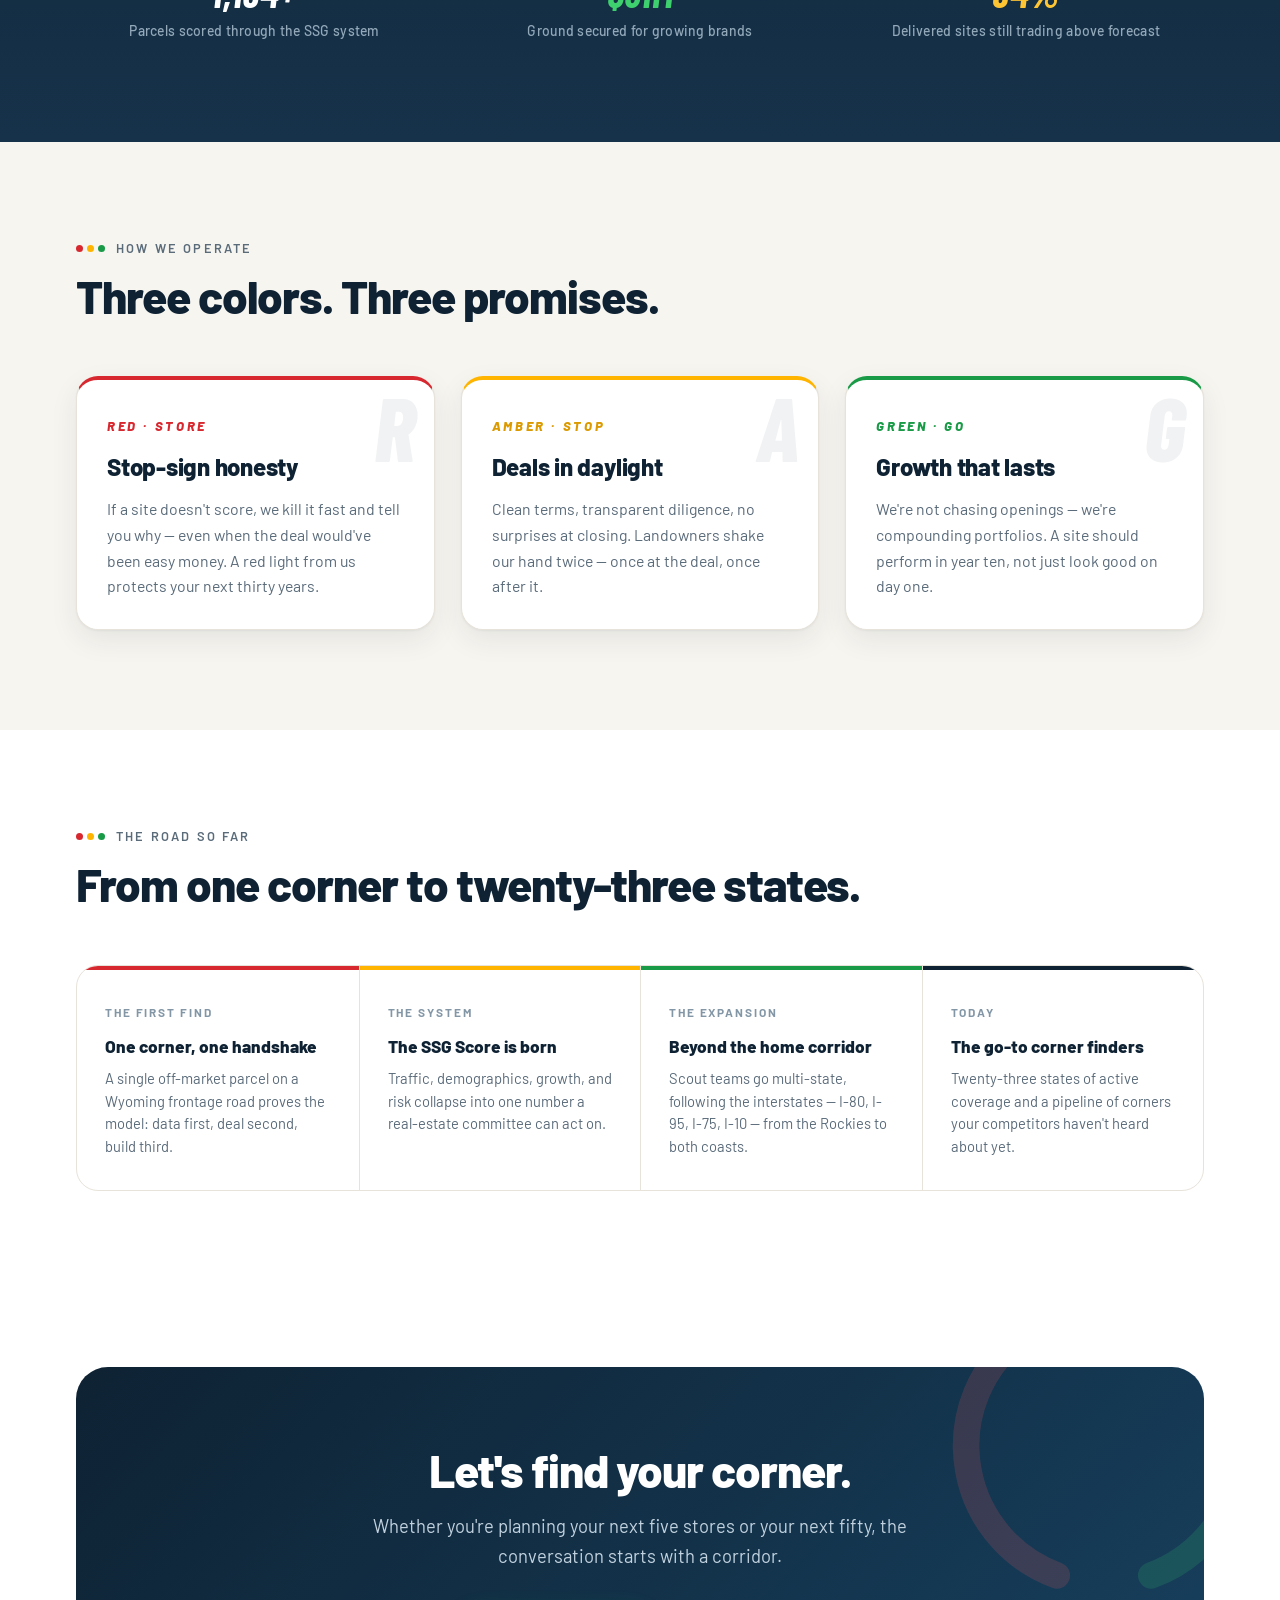
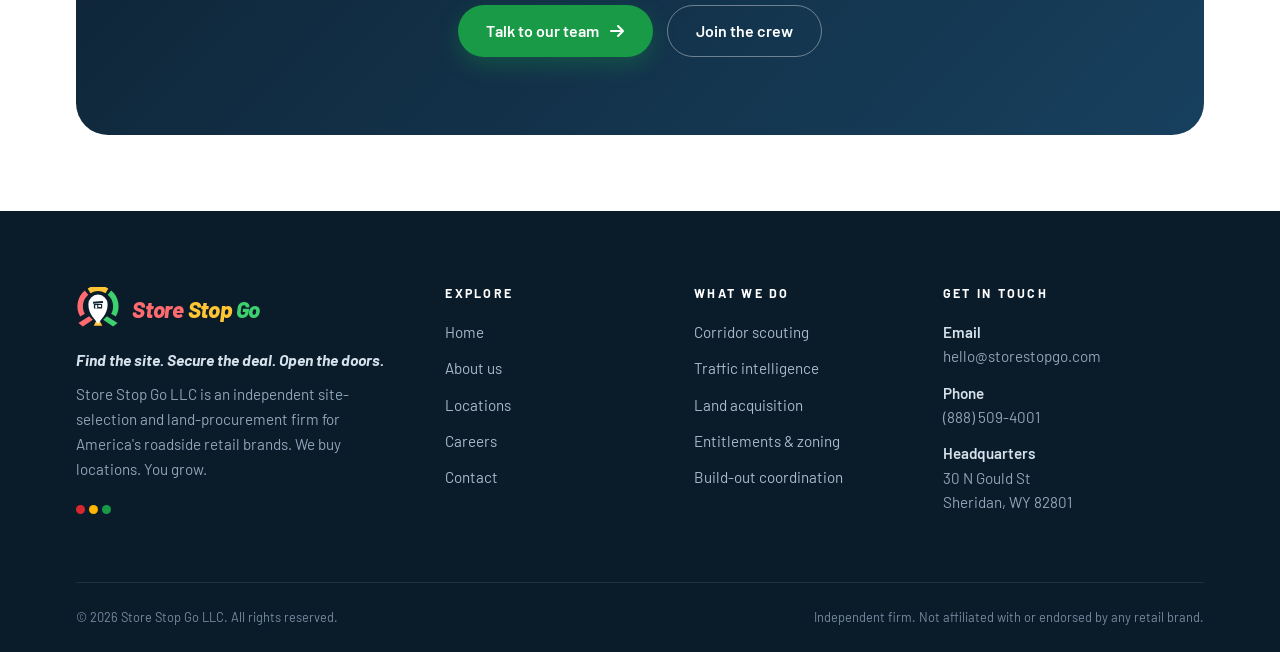
<file: about.html>
<!DOCTYPE html>
<html lang="en">
<head>
<meta charset="UTF-8">
<meta name="viewport" content="width=device-width, initial-scale=1.0">
<title>About Us — Store Stop Go LLC</title>
<meta name="description" content="Store Stop Go LLC is the site-selection partner behind America's roadside retail growth — corridor scouts, data analysts, and dealmakers who find the corner before anyone else does.">
<meta property="og:site_name" content="Store Stop Go LLC">
<meta property="og:type" content="website">
<meta property="og:title" content="About Us — Store Stop Go LLC">
<meta property="og:description" content="Store Stop Go LLC is the site-selection partner behind America's roadside retail growth — corridor scouts, data analysts, and dealmakers who find the corner before anyone else does.">
<meta property="og:url" content="https://storestopgo.com/about.html">
<meta property="og:image" content="https://storestopgo.com/assets/og-cover.jpg">
<meta property="og:image:width" content="1200">
<meta property="og:image:height" content="630">
<meta property="og:image:alt" content="A delivered Store Stop Go flagship convenience store at golden hour">
<meta name="twitter:card" content="summary_large_image">
<meta name="twitter:title" content="About Us — Store Stop Go LLC">
<meta name="twitter:description" content="Store Stop Go LLC is the site-selection partner behind America's roadside retail growth — corridor scouts, data analysts, and dealmakers who find the corner before anyone else does.">
<meta name="twitter:image" content="https://storestopgo.com/assets/og-cover.jpg">
<link rel="icon" href='data:image/svg+xml,<svg xmlns="http://www.w3.org/2000/svg" viewBox="0 0 64 64"><path d="M15.3 8.1A26 26 0 0 0 23.1 52.4" fill="none" stroke="%23D7282F" stroke-width="8" stroke-linecap="round"/><path d="M19 5.5A26 26 0 0 1 45 5.5" fill="none" stroke="%23FFB400" stroke-width="8" stroke-linecap="round"/><path d="M48.7 8.1A26 26 0 0 1 40.9 52.4" fill="none" stroke="%23189A46" stroke-width="8" stroke-linecap="round"/><path d="M32 56C27 47 18.5 40.5 18.5 27.5A13.5 13.5 0 1 1 45.5 27.5C45.5 40.5 37 47 32 56Z" fill="%230E2233"/></svg>'>
<link rel="apple-touch-icon" href="assets/apple-touch-icon.png">
<link rel="preconnect" href="https://fonts.googleapis.com">
<link rel="preconnect" href="https://fonts.gstatic.com" crossorigin>
<link href="https://fonts.googleapis.com/css2?family=Barlow:ital,wght@0,400;0,500;0,600;0,700;0,800;0,900;1,700;1,800&family=Barlow+Condensed:ital,wght@0,500;0,600;0,700;1,700;1,800&display=swap" rel="stylesheet">
<link rel="stylesheet" href="css/style.css">
<script src="js/main.js" defer></script>
</head>
<body>
<a class="skip" href="#main">Skip to content</a>

<header class="site-head">
  <div class="wrap nav">
    <a class="brand" href="index.html" aria-label="Store Stop Go LLC — home">
      <svg class="logo-mark" viewBox="0 0 64 64" aria-hidden="true">
        <path d="M3.5 52.5 19 42.5 24.5 47.8 10 57.5Z" fill="#D7282F"/>
        <path d="M25.8 56.5 32 44 38.2 56.5Z" fill="#FFB400"/>
        <path d="M60.5 52.5 45 42.5 39.5 47.8 54 57.5Z" fill="#189A46"/>
        <path d="M15.3 8.1A26 26 0 0 0 9.5 41" fill="none" stroke="#D7282F" stroke-width="8"/>
        <path d="M19 5.5A26 26 0 0 1 45 5.5" fill="none" stroke="#FFB400" stroke-width="8"/>
        <path d="M48.7 8.1A26 26 0 0 1 54.5 41" fill="none" stroke="#189A46" stroke-width="8"/>
        <path d="M32 54C28 46 18 40.5 18 25A14 14 0 1 1 46 25C46 40.5 36 46 32 54Z" fill="#0E2233"/>
        <circle cx="32" cy="25" r="10" fill="#fff"/>
        <path d="M24.8 21.6 39.2 20.2 39.2 23.2 24.8 24.4Z" fill="#0E2233"/>
        <rect x="26" y="24.8" width="12" height="6.4" rx=".8" fill="#0E2233"/>
        <rect x="28" y="26.2" width="2.8" height="5" fill="#fff"/>
        <rect x="32.4" y="26.2" width="4" height="3" fill="#fff"/>
      </svg>
      <span class="brand-name">
        <em><span class="w-store">Store</span> <span class="w-stop">Stop</span> <span class="w-go">Go</span></em>
        <small>Site Scouting &amp; Acquisition</small>
      </span>
    </a>
    <nav class="nav-links" aria-label="Primary">
      <a href="index.html">Home</a>
      <a href="about.html" aria-current="page">About</a>
      <a href="locations.html">Locations</a>
      <a href="careers.html">Careers<span class="dot-hiring" title="Now hiring"></span></a>
      <a href="contact.html">Contact</a>
    </nav>
    <a class="btn btn--sm nav-cta" href="contact.html">Find My Location
      <svg width="15" height="15" viewBox="0 0 16 16" fill="none" stroke="currentColor" stroke-width="2" stroke-linecap="round" stroke-linejoin="round" aria-hidden="true"><path d="M2 8h11M9 3l5 5-5 5"/></svg>
    </a>
    <button class="nav-burger" aria-label="Menu" aria-expanded="false"><span></span><span></span><span></span></button>
  </div>
</header>

<main id="main">

  <!-- ======================= PAGE HERO ======================= -->
  <section class="page-hero">
    <img class="hero-lockup" src="assets/logo-lockup.png" alt="Store Stop Go brand lockup — Find the site. Secure the deal. Open the doors. Find, negotiate, launch." loading="lazy">
    <div class="wrap">
      <div class="page-hero-inner">
        <span class="eyebrow"><span class="tri" aria-hidden="true"><i></i><i></i><i></i></span>About Store Stop Go</span>
        <h1 class="h1">We're the ones who<br>find the corner.</h1>
        <p class="lead">Behind every great roadside brand is a great corner — the exit ramp, the frontage road, the intersection everyone drives past twice a day. Finding those corners first isn't luck. It's our entire company.</p>
      </div>
    </div>
  </section>

  <!-- ======================= STORY ======================= -->
  <section class="sec">
    <div class="wrap story-grid">
      <div class="reveal">
        <span class="eyebrow"><span class="tri" aria-hidden="true"><i></i><i></i><i></i></span>Our story</span>
        <h2 class="h2" style="margin:16px 0 22px">Born on the frontage road.</h2>
        <p class="lead">Store Stop Go started the way most good site decisions do — behind a windshield. Our founder spent years driving interstate corridors for retail expansion teams and kept watching the same thing happen: the best corners went to whoever had the data first.</p>
        <p>So we became the ones with the data first. Today our scouts, analysts, and dealmakers work as one team with a single deliverable: a location your brand can green-light with total confidence. We drive the corridors ourselves. We run our own traffic counts. And when the numbers say go, we buy the ground — so the only thing left for you to do is build.</p>
        <p>We work quietly, we move fast, and we let the scorecards do the talking. That's how a company you've never heard of ends up behind stores you stop at every week.</p>
      </div>
      <div class="photo-card reveal" style="--d:.14s">
        <img src="assets/storefront-crossroads.jpg" alt="A small-town crossroads convenience store on a two-lane highway, delivered under the Store Stop Go program" loading="lazy">
        <span class="spot-tag"><span class="chip chip--go"><i></i>Delivered</span></span>
        <span class="spot-cap">1.4M corridor miles logged to find corners like this</span>
      </div>
    </div>
  </section>

  <!-- ======================= WHY LOCATION ======================= -->
  <section class="sec sec--dark">
    <div class="wrap">
      <div class="sec-head center reveal" style="justify-items:center">
        <span class="eyebrow eyebrow--light"><span class="tri" aria-hidden="true"><i></i><i></i><i></i></span>Why it matters</span>
        <h2 class="h2 max-820 mx-auto">A great brand can survive a bad year.<br>It can't survive a bad corner.</h2>
        <p class="lead max-720 mx-auto">Roadside retail lives and dies on location. Get it right and the site markets itself for thirty years. Get it wrong and no amount of signage saves it. That's why the numbers come first — every time.</p>
      </div>
      <div class="big-stats">
        <div class="stat reveal"><b data-count="1200" data-suffix="+">0</b><span>Parcels scored through the SSG system</span></div>
        <div class="stat stat--g reveal" style="--d:.1s"><b data-count="84" data-prefix="$" data-suffix="M">0</b><span>Ground secured for growing brands</span></div>
        <div class="stat stat--a reveal" style="--d:.2s"><b data-count="97" data-suffix="%">0</b><span>Delivered sites still trading above forecast</span></div>
      </div>
    </div>
  </section>

  <!-- ======================= VALUES ======================= -->
  <section class="sec sec--bone">
    <div class="wrap">
      <div class="sec-head reveal">
        <span class="eyebrow"><span class="tri" aria-hidden="true"><i></i><i></i><i></i></span>How we operate</span>
        <h2 class="h2">Three colors. Three promises.</h2>
      </div>
      <div class="values">
        <article class="step step--store reveal" data-n="R">
          <span class="step-word">Red · Store</span>
          <h3 class="h3" style="margin-top:10px">Stop-sign honesty</h3>
          <p style="color:var(--muted);margin-top:10px">If a site doesn't score, we kill it fast and tell you why — even when the deal would've been easy money. A red light from us protects your next thirty years.</p>
        </article>
        <article class="step step--stop reveal" style="--d:.12s" data-n="A">
          <span class="step-word">Amber · Stop</span>
          <h3 class="h3" style="margin-top:10px">Deals in daylight</h3>
          <p style="color:var(--muted);margin-top:10px">Clean terms, transparent diligence, no surprises at closing. Landowners shake our hand twice — once at the deal, once after it.</p>
        </article>
        <article class="step step--go reveal" style="--d:.24s" data-n="G">
          <span class="step-word">Green · Go</span>
          <h3 class="h3" style="margin-top:10px">Growth that lasts</h3>
          <p style="color:var(--muted);margin-top:10px">We're not chasing openings — we're compounding portfolios. A site should perform in year ten, not just look good on day one.</p>
        </article>
      </div>
    </div>
  </section>

  <!-- ======================= MILESTONES ======================= -->
  <section class="sec">
    <div class="wrap">
      <div class="sec-head reveal">
        <span class="eyebrow"><span class="tri" aria-hidden="true"><i></i><i></i><i></i></span>The road so far</span>
        <h2 class="h2">From one corner to twenty-three states.</h2>
      </div>
      <div class="miles reveal">
        <div class="mile">
          <small>The first find</small>
          <b>One corner, one handshake</b>
          <p>A single off-market parcel on a Wyoming frontage road proves the model: data first, deal second, build third.</p>
        </div>
        <div class="mile">
          <small>The system</small>
          <b>The SSG Score is born</b>
          <p>Traffic, demographics, growth, and risk collapse into one number a real-estate committee can act on.</p>
        </div>
        <div class="mile">
          <small>The expansion</small>
          <b>Beyond the home corridor</b>
          <p>Scout teams go multi-state, following the interstates — I-80, I-95, I-75, I-10 — from the Rockies to both coasts.</p>
        </div>
        <div class="mile">
          <small>Today</small>
          <b>The go-to corner finders</b>
          <p>Twenty-three states of active coverage and a pipeline of corners your competitors haven't heard about yet.</p>
        </div>
      </div>
    </div>
  </section>

  <!-- ======================= CTA ======================= -->
  <section class="sec--tight" style="padding-bottom:76px">
    <div class="wrap">
      <div class="cta-band reveal">
        <svg class="arc-deco" viewBox="0 0 64 64" aria-hidden="true">
          <path d="M15.3 8.1A26 26 0 0 0 23.1 52.4" fill="none" stroke="#FF5A60" stroke-width="5" stroke-linecap="round"/>
          <path d="M19 5.5A26 26 0 0 1 45 5.5" fill="none" stroke="#FFB400" stroke-width="5" stroke-linecap="round"/>
          <path d="M48.7 8.1A26 26 0 0 1 40.9 52.4" fill="none" stroke="#3ECF6E" stroke-width="5" stroke-linecap="round"/>
        </svg>
        <h2 class="h2">Let's find your corner.</h2>
        <p class="lead">Whether you're planning your next five stores or your next fifty, the conversation starts with a corridor.</p>
        <div class="cta-ctas">
          <a class="btn" href="contact.html">Talk to our team
            <svg width="16" height="16" viewBox="0 0 16 16" fill="none" stroke="currentColor" stroke-width="2" stroke-linecap="round" stroke-linejoin="round" aria-hidden="true"><path d="M2 8h11M9 3l5 5-5 5"/></svg>
          </a>
          <a class="btn btn--ghost-light" href="careers.html">Join the crew</a>
        </div>
      </div>
    </div>
  </section>
</main>

<footer class="site-foot">
  <div class="wrap">
    <div class="foot-grid">
      <div class="foot-brand">
        <a class="brand" href="index.html" aria-label="Store Stop Go LLC — home">
          <svg class="logo-mark" viewBox="0 0 64 64" aria-hidden="true">
            <path d="M3.5 52.5 19 42.5 24.5 47.8 10 57.5Z" fill="#FF6B6F"/>
            <path d="M25.8 56.5 32 44 38.2 56.5Z" fill="#FFC533"/>
            <path d="M60.5 52.5 45 42.5 39.5 47.8 54 57.5Z" fill="#3ECF6E"/>
            <path d="M15.3 8.1A26 26 0 0 0 9.5 41" fill="none" stroke="#FF6B6F" stroke-width="8"/>
            <path d="M19 5.5A26 26 0 0 1 45 5.5" fill="none" stroke="#FFC533" stroke-width="8"/>
            <path d="M48.7 8.1A26 26 0 0 1 54.5 41" fill="none" stroke="#3ECF6E" stroke-width="8"/>
            <path d="M32 54C28 46 18 40.5 18 25A14 14 0 1 1 46 25C46 40.5 36 46 32 54Z" fill="#fff"/>
            <path d="M24.8 21.6 39.2 20.2 39.2 23.2 24.8 24.4Z" fill="#0E2233"/>
            <rect x="26" y="24.8" width="12" height="6.4" rx=".8" fill="#0E2233"/>
            <rect x="28" y="26.2" width="2.8" height="5" fill="#fff"/>
            <rect x="32.4" y="26.2" width="4" height="3" fill="#fff"/>
          </svg>
          <span class="brand-name">
            <em><span class="w-store">Store</span> <span class="w-stop">Stop</span> <span class="w-go">Go</span></em>
          </span>
        </a>
        <span class="foot-tag">Find the site. Secure the deal. Open the doors.</span>
        <p>Store Stop Go LLC is an independent site-selection and land-procurement firm for America's roadside retail brands. We buy locations. You grow.</p>
        <span class="tri" aria-hidden="true"><i></i><i></i><i></i></span>
      </div>
      <div>
        <h4>Explore</h4>
        <ul>
          <li><a href="index.html">Home</a></li>
          <li><a href="about.html">About us</a></li>
          <li><a href="locations.html">Locations</a></li>
          <li><a href="careers.html">Careers</a></li>
          <li><a href="contact.html">Contact</a></li>
        </ul>
      </div>
      <div>
        <h4>What we do</h4>
        <ul>
          <li><a href="index.html#services">Corridor scouting</a></li>
          <li><a href="index.html#services">Traffic intelligence</a></li>
          <li><a href="index.html#services">Land acquisition</a></li>
          <li><a href="index.html#services">Entitlements &amp; zoning</a></li>
          <li><a href="index.html#services">Build-out coordination</a></li>
        </ul>
      </div>
      <div>
        <h4>Get in touch</h4>
        <ul class="foot-contact">
          <li><span><b>Email</b><br><a href="mailto:hello@storestopgo.com">hello@storestopgo.com</a></span></li>
          <li><span><b>Phone</b><br><a href="tel:+18885094001">(888) 509-4001</a></span></li>
          <li><span><b>Headquarters</b><br>30 N Gould St<br>Sheridan, WY 82801</span></li>
        </ul>
      </div>
    </div>
    <div class="foot-bar">
      <span>© <span id="yr">2026</span> Store Stop Go LLC. All rights reserved.</span>
      <span>Independent firm. Not affiliated with or endorsed by any retail brand.</span>
    </div>
  </div>
</footer>
</body>
</html>
</file>
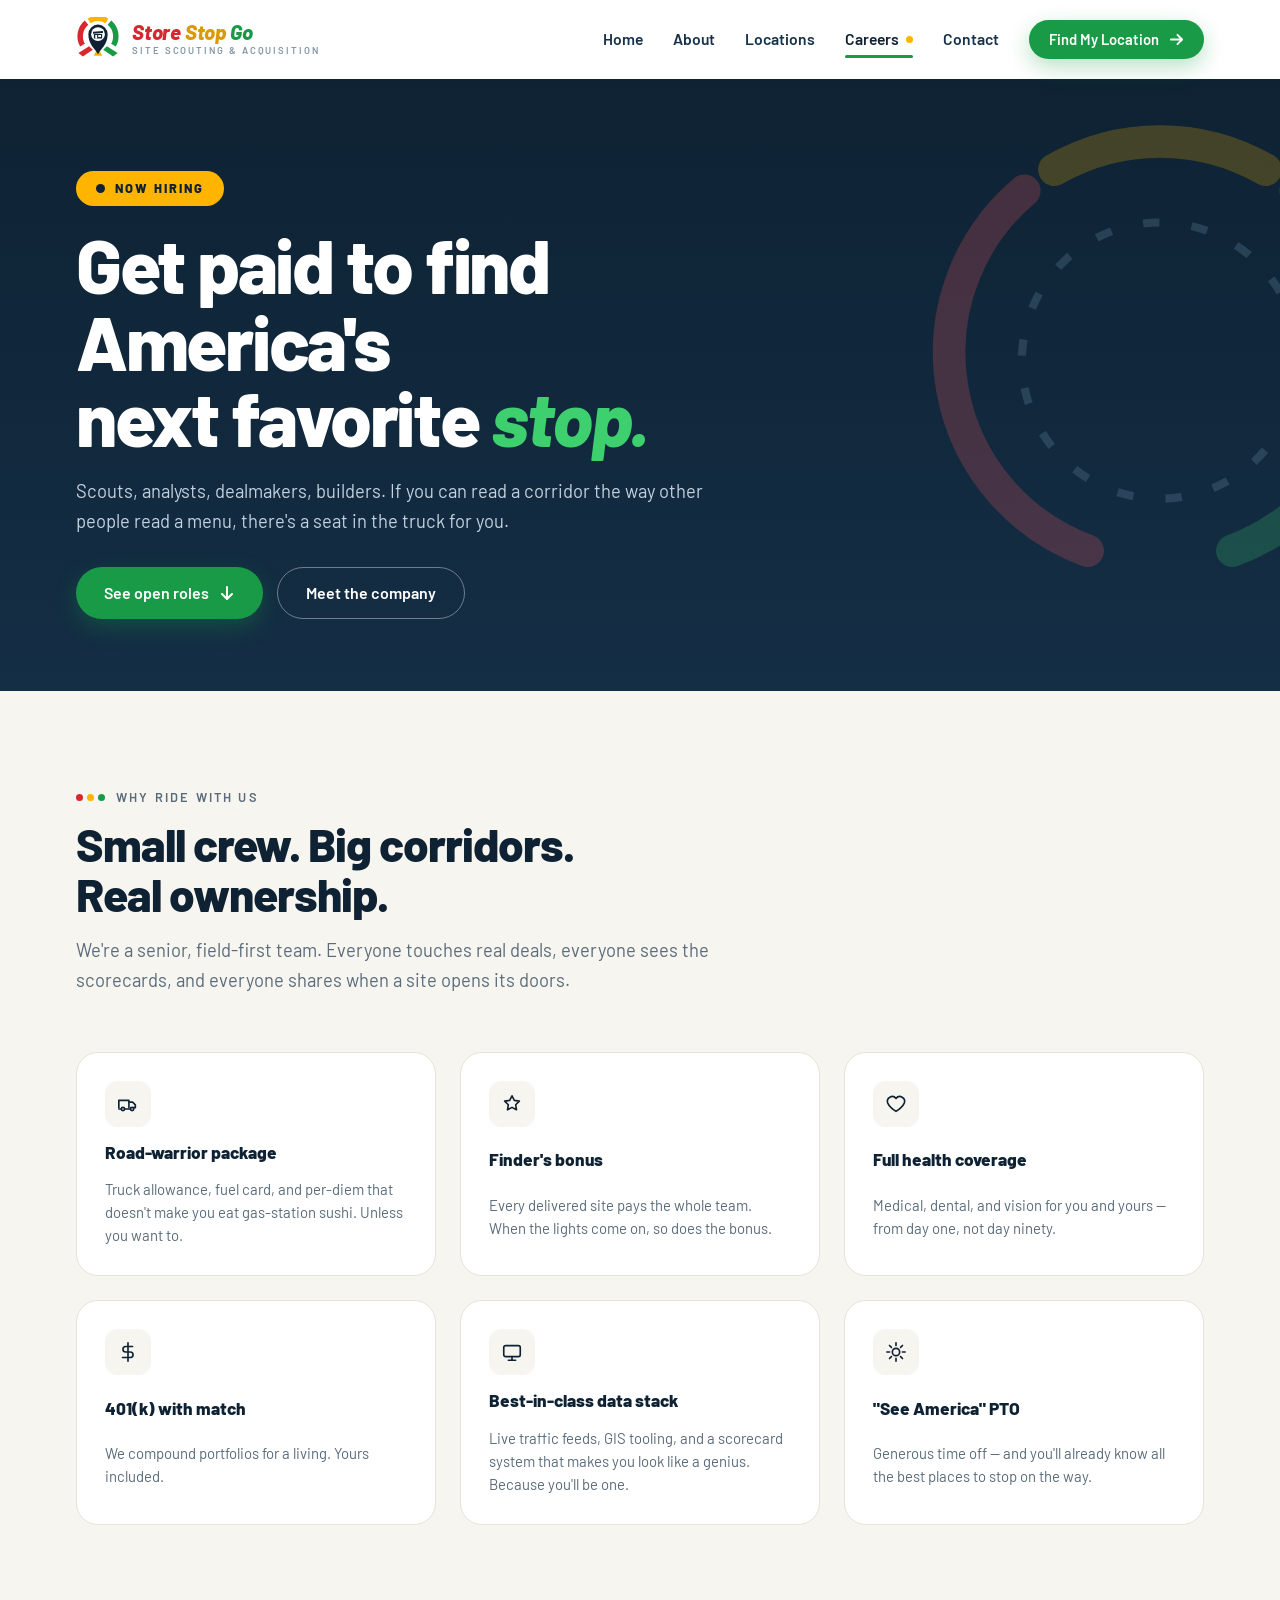
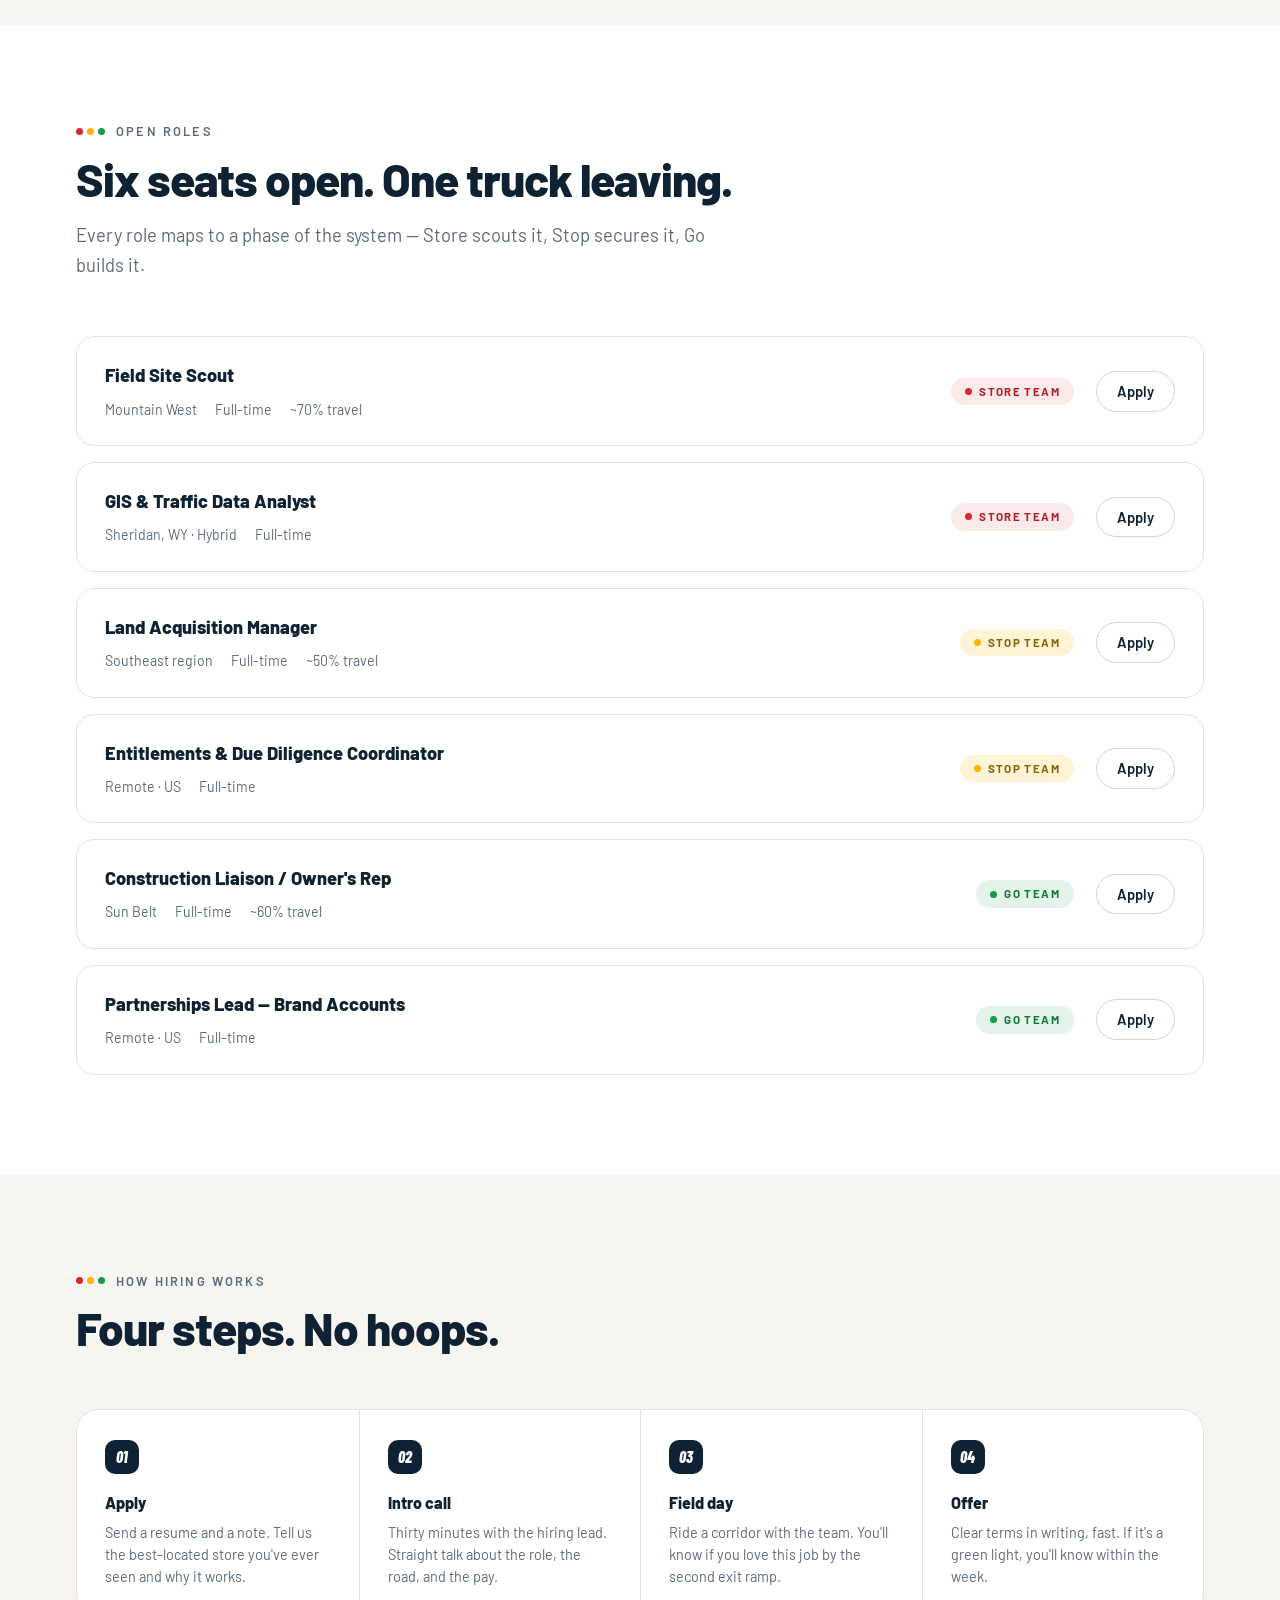
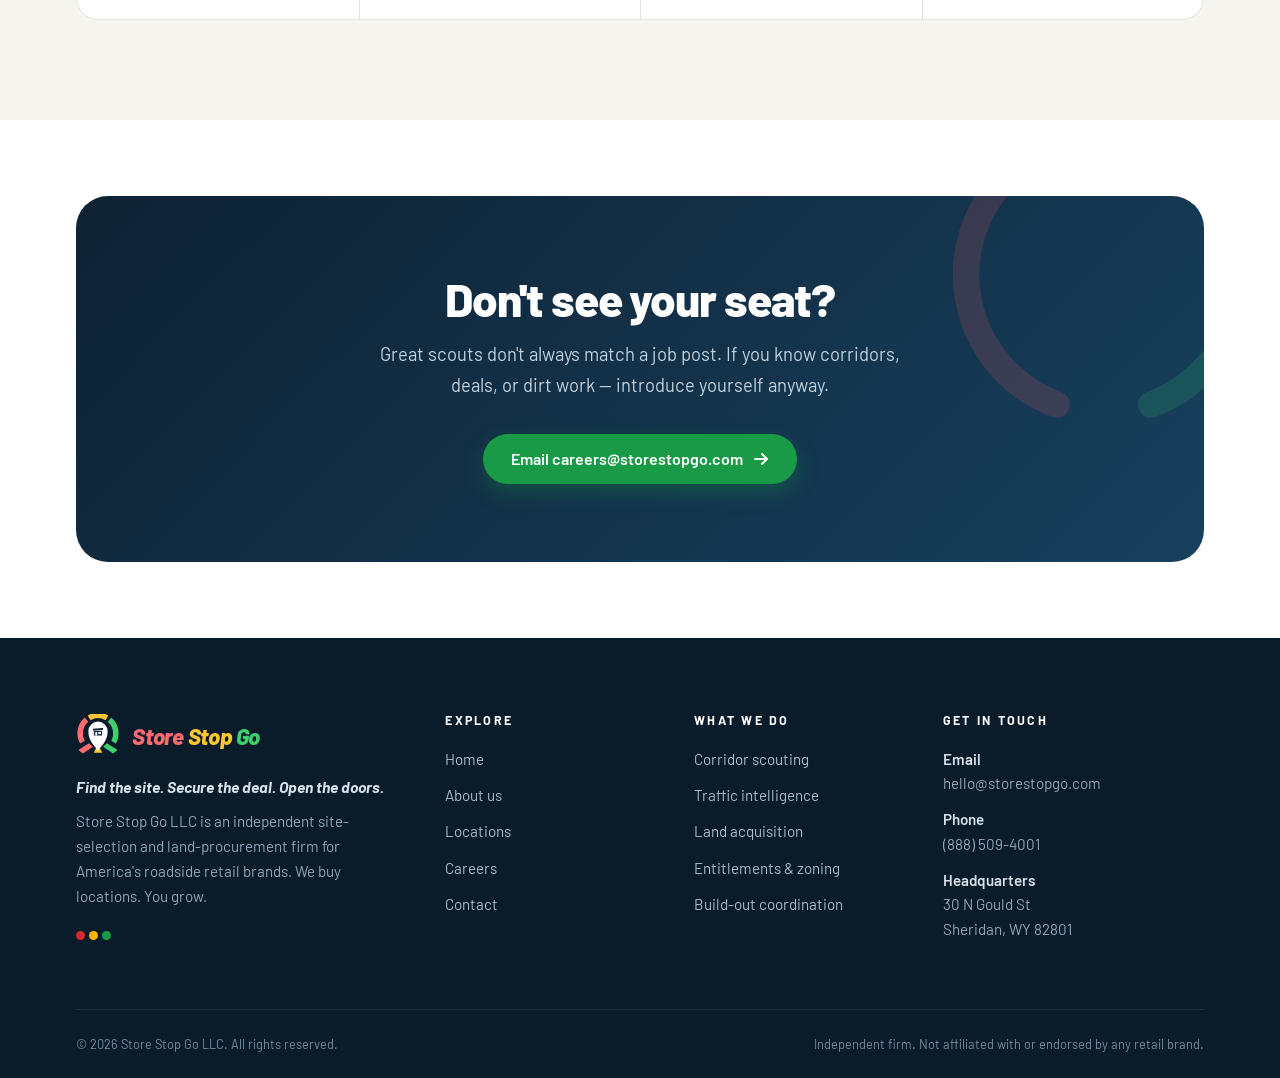
<file: careers.html>
<!DOCTYPE html>
<html lang="en">
<head>
<meta charset="UTF-8">
<meta name="viewport" content="width=device-width, initial-scale=1.0">
<title>Careers — Now Hiring | Store Stop Go LLC</title>
<meta name="description" content="Store Stop Go is hiring scouts, analysts, dealmakers, and builders. Get paid to find America's next favorite stop.">
<meta property="og:site_name" content="Store Stop Go LLC">
<meta property="og:type" content="website">
<meta property="og:title" content="Careers — Now Hiring | Store Stop Go LLC">
<meta property="og:description" content="Store Stop Go is hiring scouts, analysts, dealmakers, and builders. Get paid to find America's next favorite stop.">
<meta property="og:url" content="https://storestopgo.com/careers.html">
<meta property="og:image" content="https://storestopgo.com/assets/og-cover.jpg">
<meta property="og:image:width" content="1200">
<meta property="og:image:height" content="630">
<meta property="og:image:alt" content="A delivered Store Stop Go flagship convenience store at golden hour">
<meta name="twitter:card" content="summary_large_image">
<meta name="twitter:title" content="Careers — Now Hiring | Store Stop Go LLC">
<meta name="twitter:description" content="Store Stop Go is hiring scouts, analysts, dealmakers, and builders. Get paid to find America's next favorite stop.">
<meta name="twitter:image" content="https://storestopgo.com/assets/og-cover.jpg">
<link rel="icon" href='data:image/svg+xml,<svg xmlns="http://www.w3.org/2000/svg" viewBox="0 0 64 64"><path d="M15.3 8.1A26 26 0 0 0 23.1 52.4" fill="none" stroke="%23D7282F" stroke-width="8" stroke-linecap="round"/><path d="M19 5.5A26 26 0 0 1 45 5.5" fill="none" stroke="%23FFB400" stroke-width="8" stroke-linecap="round"/><path d="M48.7 8.1A26 26 0 0 1 40.9 52.4" fill="none" stroke="%23189A46" stroke-width="8" stroke-linecap="round"/><path d="M32 56C27 47 18.5 40.5 18.5 27.5A13.5 13.5 0 1 1 45.5 27.5C45.5 40.5 37 47 32 56Z" fill="%230E2233"/></svg>'>
<link rel="apple-touch-icon" href="assets/apple-touch-icon.png">
<link rel="preconnect" href="https://fonts.googleapis.com">
<link rel="preconnect" href="https://fonts.gstatic.com" crossorigin>
<link href="https://fonts.googleapis.com/css2?family=Barlow:ital,wght@0,400;0,500;0,600;0,700;0,800;0,900;1,700;1,800&family=Barlow+Condensed:ital,wght@0,500;0,600;0,700;1,700;1,800&display=swap" rel="stylesheet">
<link rel="stylesheet" href="css/style.css">
<script src="js/main.js" defer></script>
</head>
<body>
<a class="skip" href="#main">Skip to content</a>

<header class="site-head">
  <div class="wrap nav">
    <a class="brand" href="index.html" aria-label="Store Stop Go LLC — home">
      <svg class="logo-mark" viewBox="0 0 64 64" aria-hidden="true">
        <path d="M3.5 52.5 19 42.5 24.5 47.8 10 57.5Z" fill="#D7282F"/>
        <path d="M25.8 56.5 32 44 38.2 56.5Z" fill="#FFB400"/>
        <path d="M60.5 52.5 45 42.5 39.5 47.8 54 57.5Z" fill="#189A46"/>
        <path d="M15.3 8.1A26 26 0 0 0 9.5 41" fill="none" stroke="#D7282F" stroke-width="8"/>
        <path d="M19 5.5A26 26 0 0 1 45 5.5" fill="none" stroke="#FFB400" stroke-width="8"/>
        <path d="M48.7 8.1A26 26 0 0 1 54.5 41" fill="none" stroke="#189A46" stroke-width="8"/>
        <path d="M32 54C28 46 18 40.5 18 25A14 14 0 1 1 46 25C46 40.5 36 46 32 54Z" fill="#0E2233"/>
        <circle cx="32" cy="25" r="10" fill="#fff"/>
        <path d="M24.8 21.6 39.2 20.2 39.2 23.2 24.8 24.4Z" fill="#0E2233"/>
        <rect x="26" y="24.8" width="12" height="6.4" rx=".8" fill="#0E2233"/>
        <rect x="28" y="26.2" width="2.8" height="5" fill="#fff"/>
        <rect x="32.4" y="26.2" width="4" height="3" fill="#fff"/>
      </svg>
      <span class="brand-name">
        <em><span class="w-store">Store</span> <span class="w-stop">Stop</span> <span class="w-go">Go</span></em>
        <small>Site Scouting &amp; Acquisition</small>
      </span>
    </a>
    <nav class="nav-links" aria-label="Primary">
      <a href="index.html">Home</a>
      <a href="about.html">About</a>
      <a href="locations.html">Locations</a>
      <a href="careers.html" aria-current="page">Careers<span class="dot-hiring" title="Now hiring"></span></a>
      <a href="contact.html">Contact</a>
    </nav>
    <a class="btn btn--sm nav-cta" href="contact.html">Find My Location
      <svg width="15" height="15" viewBox="0 0 16 16" fill="none" stroke="currentColor" stroke-width="2" stroke-linecap="round" stroke-linejoin="round" aria-hidden="true"><path d="M2 8h11M9 3l5 5-5 5"/></svg>
    </a>
    <button class="nav-burger" aria-label="Menu" aria-expanded="false"><span></span><span></span><span></span></button>
  </div>
</header>

<main id="main">

  <!-- ======================= PAGE HERO ======================= -->
  <section class="page-hero page-hero--dark">
    <svg class="arc-bg" viewBox="0 0 64 64" aria-hidden="true" style="opacity:.22">
      <path d="M15.3 8.1A26 26 0 0 0 23.1 52.4" fill="none" stroke="#FF5A60" stroke-width="4" stroke-linecap="round"/>
      <path d="M19 5.5A26 26 0 0 1 45 5.5" fill="none" stroke="#FFB400" stroke-width="4" stroke-linecap="round"/>
      <path d="M48.7 8.1A26 26 0 0 1 40.9 52.4" fill="none" stroke="#3ECF6E" stroke-width="4" stroke-linecap="round"/>
      <circle cx="32" cy="29" r="17" fill="none" stroke="#7FA4C0" stroke-width="1" stroke-dasharray="2 4"/>
    </svg>
    <div class="wrap">
      <div class="page-hero-inner">
        <span class="badge-hiring"><i aria-hidden="true"></i>Now Hiring</span>
        <h1 class="h1">Get paid to find America's<br>next favorite <span class="h1-go">stop.</span></h1>
        <p class="lead">Scouts, analysts, dealmakers, builders. If you can read a corridor the way other people read a menu, there's a seat in the truck for you.</p>
        <div class="hero-ctas" style="margin-top:10px">
          <a class="btn" href="#roles">See open roles
            <svg width="16" height="16" viewBox="0 0 16 16" fill="none" stroke="currentColor" stroke-width="2" stroke-linecap="round" stroke-linejoin="round" aria-hidden="true"><path d="M8 2v11M3 9l5 5 5-5"/></svg>
          </a>
          <a class="btn btn--ghost-light" href="about.html">Meet the company</a>
        </div>
      </div>
    </div>
  </section>

  <!-- ======================= PERKS ======================= -->
  <section class="sec sec--bone">
    <div class="wrap">
      <div class="sec-head reveal">
        <span class="eyebrow"><span class="tri" aria-hidden="true"><i></i><i></i><i></i></span>Why ride with us</span>
        <h2 class="h2">Small crew. Big corridors.<br>Real ownership.</h2>
        <p class="lead">We're a senior, field-first team. Everyone touches real deals, everyone sees the scorecards, and everyone shares when a site opens its doors.</p>
      </div>
      <div class="perks">
        <article class="perk reveal">
          <span class="perk-ico" aria-hidden="true"><svg width="22" height="22" viewBox="0 0 24 24" fill="none" stroke="currentColor" stroke-width="1.8" stroke-linecap="round" stroke-linejoin="round"><path d="M2 16V8h11v8"/><path d="M13 10h4l3 3v3h-2"/><circle cx="6.5" cy="17.5" r="1.8"/><circle cx="16.5" cy="17.5" r="1.8"/><path d="M8.5 17.5h6M2 17.5h2.5"/></svg></span>
          <b>Road-warrior package</b>
          <p>Truck allowance, fuel card, and per-diem that doesn't make you eat gas-station sushi. Unless you want to.</p>
        </article>
        <article class="perk reveal" style="--d:.08s">
          <span class="perk-ico" aria-hidden="true"><svg width="22" height="22" viewBox="0 0 24 24" fill="none" stroke="currentColor" stroke-width="1.8" stroke-linecap="round" stroke-linejoin="round"><path d="m12 3 2.5 5.1 5.5.8-4 3.9.9 5.5-4.9-2.6-4.9 2.6.9-5.5-4-3.9 5.5-.8z"/></svg></span>
          <b>Finder's bonus</b>
          <p>Every delivered site pays the whole team. When the lights come on, so does the bonus.</p>
        </article>
        <article class="perk reveal" style="--d:.16s">
          <span class="perk-ico" aria-hidden="true"><svg width="22" height="22" viewBox="0 0 24 24" fill="none" stroke="currentColor" stroke-width="1.8" stroke-linecap="round" stroke-linejoin="round"><path d="M12 20s-7-4.5-9-9a5.2 5.2 0 0 1 9-5 5.2 5.2 0 0 1 9 5c-2 4.5-9 9-9 9Z"/></svg></span>
          <b>Full health coverage</b>
          <p>Medical, dental, and vision for you and yours — from day one, not day ninety.</p>
        </article>
        <article class="perk reveal">
          <span class="perk-ico" aria-hidden="true"><svg width="22" height="22" viewBox="0 0 24 24" fill="none" stroke="currentColor" stroke-width="1.8" stroke-linecap="round" stroke-linejoin="round"><path d="M12 2v20M17 6H9.5a3 3 0 0 0 0 6h5a3 3 0 0 1 0 6H6"/></svg></span>
          <b>401(k) with match</b>
          <p>We compound portfolios for a living. Yours included.</p>
        </article>
        <article class="perk reveal" style="--d:.08s">
          <span class="perk-ico" aria-hidden="true"><svg width="22" height="22" viewBox="0 0 24 24" fill="none" stroke="currentColor" stroke-width="1.8" stroke-linecap="round" stroke-linejoin="round"><rect x="3" y="5" width="18" height="12" rx="2"/><path d="M8 21h8M12 17v4"/></svg></span>
          <b>Best-in-class data stack</b>
          <p>Live traffic feeds, GIS tooling, and a scorecard system that makes you look like a genius. Because you'll be one.</p>
        </article>
        <article class="perk reveal" style="--d:.16s">
          <span class="perk-ico" aria-hidden="true"><svg width="22" height="22" viewBox="0 0 24 24" fill="none" stroke="currentColor" stroke-width="1.8" stroke-linecap="round" stroke-linejoin="round"><circle cx="12" cy="12" r="4"/><path d="M12 2v3M12 19v3M2 12h3M19 12h3M4.9 4.9l2.1 2.1M17 17l2.1 2.1M19.1 4.9 17 7M7 17l-2.1 2.1"/></svg></span>
          <b>"See America" PTO</b>
          <p>Generous time off — and you'll already know all the best places to stop on the way.</p>
        </article>
      </div>
    </div>
  </section>

  <!-- ======================= OPEN ROLES ======================= -->
  <section class="sec" id="roles">
    <div class="wrap">
      <div class="sec-head reveal">
        <span class="eyebrow"><span class="tri" aria-hidden="true"><i></i><i></i><i></i></span>Open roles</span>
        <h2 class="h2">Six seats open. One truck leaving.</h2>
        <p class="lead">Every role maps to a phase of the system — Store scouts it, Stop secures it, Go builds it.</p>
      </div>
      <div class="roles">
        <article class="role reveal">
          <div class="role-main">
            <b>Field Site Scout</b>
            <div class="role-meta"><span>Mountain West</span><span>Full-time</span><span>~70% travel</span></div>
          </div>
          <span class="chip chip--store"><i></i>Store team</span>
          <a class="btn btn--sm btn--ghost" href="mailto:careers@storestopgo.com?subject=Application%20—%20Field%20Site%20Scout">Apply</a>
        </article>
        <article class="role reveal" style="--d:.06s">
          <div class="role-main">
            <b>GIS &amp; Traffic Data Analyst</b>
            <div class="role-meta"><span>Sheridan, WY · Hybrid</span><span>Full-time</span></div>
          </div>
          <span class="chip chip--store"><i></i>Store team</span>
          <a class="btn btn--sm btn--ghost" href="mailto:careers@storestopgo.com?subject=Application%20—%20GIS%20%26%20Traffic%20Data%20Analyst">Apply</a>
        </article>
        <article class="role reveal" style="--d:.12s">
          <div class="role-main">
            <b>Land Acquisition Manager</b>
            <div class="role-meta"><span>Southeast region</span><span>Full-time</span><span>~50% travel</span></div>
          </div>
          <span class="chip chip--stop"><i></i>Stop team</span>
          <a class="btn btn--sm btn--ghost" href="mailto:careers@storestopgo.com?subject=Application%20—%20Land%20Acquisition%20Manager">Apply</a>
        </article>
        <article class="role reveal" style="--d:.18s">
          <div class="role-main">
            <b>Entitlements &amp; Due Diligence Coordinator</b>
            <div class="role-meta"><span>Remote · US</span><span>Full-time</span></div>
          </div>
          <span class="chip chip--stop"><i></i>Stop team</span>
          <a class="btn btn--sm btn--ghost" href="mailto:careers@storestopgo.com?subject=Application%20—%20Entitlements%20%26%20Due%20Diligence%20Coordinator">Apply</a>
        </article>
        <article class="role reveal" style="--d:.24s">
          <div class="role-main">
            <b>Construction Liaison / Owner's Rep</b>
            <div class="role-meta"><span>Sun Belt</span><span>Full-time</span><span>~60% travel</span></div>
          </div>
          <span class="chip chip--go"><i></i>Go team</span>
          <a class="btn btn--sm btn--ghost" href="mailto:careers@storestopgo.com?subject=Application%20—%20Construction%20Liaison">Apply</a>
        </article>
        <article class="role reveal" style="--d:.3s">
          <div class="role-main">
            <b>Partnerships Lead — Brand Accounts</b>
            <div class="role-meta"><span>Remote · US</span><span>Full-time</span></div>
          </div>
          <span class="chip chip--go"><i></i>Go team</span>
          <a class="btn btn--sm btn--ghost" href="mailto:careers@storestopgo.com?subject=Application%20—%20Partnerships%20Lead">Apply</a>
        </article>
      </div>
    </div>
  </section>

  <!-- ======================= HIRING PROCESS ======================= -->
  <section class="sec sec--bone">
    <div class="wrap">
      <div class="sec-head reveal">
        <span class="eyebrow"><span class="tri" aria-hidden="true"><i></i><i></i><i></i></span>How hiring works</span>
        <h2 class="h2">Four steps. No hoops.</h2>
      </div>
      <div class="hire-steps reveal">
        <div class="hire-step">
          <b>Apply</b>
          <p>Send a resume and a note. Tell us the best-located store you've ever seen and why it works.</p>
        </div>
        <div class="hire-step">
          <b>Intro call</b>
          <p>Thirty minutes with the hiring lead. Straight talk about the role, the road, and the pay.</p>
        </div>
        <div class="hire-step">
          <b>Field day</b>
          <p>Ride a corridor with the team. You'll know if you love this job by the second exit ramp.</p>
        </div>
        <div class="hire-step">
          <b>Offer</b>
          <p>Clear terms in writing, fast. If it's a green light, you'll know within the week.</p>
        </div>
      </div>
    </div>
  </section>

  <!-- ======================= CTA ======================= -->
  <section class="sec--tight" style="padding-bottom:76px">
    <div class="wrap">
      <div class="cta-band reveal">
        <svg class="arc-deco" viewBox="0 0 64 64" aria-hidden="true">
          <path d="M15.3 8.1A26 26 0 0 0 23.1 52.4" fill="none" stroke="#FF5A60" stroke-width="5" stroke-linecap="round"/>
          <path d="M19 5.5A26 26 0 0 1 45 5.5" fill="none" stroke="#FFB400" stroke-width="5" stroke-linecap="round"/>
          <path d="M48.7 8.1A26 26 0 0 1 40.9 52.4" fill="none" stroke="#3ECF6E" stroke-width="5" stroke-linecap="round"/>
        </svg>
        <h2 class="h2">Don't see your seat?</h2>
        <p class="lead">Great scouts don't always match a job post. If you know corridors, deals, or dirt work — introduce yourself anyway.</p>
        <div class="cta-ctas">
          <a class="btn" href="mailto:careers@storestopgo.com?subject=Open%20Application">Email careers@storestopgo.com
            <svg width="16" height="16" viewBox="0 0 16 16" fill="none" stroke="currentColor" stroke-width="2" stroke-linecap="round" stroke-linejoin="round" aria-hidden="true"><path d="M2 8h11M9 3l5 5-5 5"/></svg>
          </a>
        </div>
      </div>
    </div>
  </section>
</main>

<footer class="site-foot">
  <div class="wrap">
    <div class="foot-grid">
      <div class="foot-brand">
        <a class="brand" href="index.html" aria-label="Store Stop Go LLC — home">
          <svg class="logo-mark" viewBox="0 0 64 64" aria-hidden="true">
            <path d="M3.5 52.5 19 42.5 24.5 47.8 10 57.5Z" fill="#FF6B6F"/>
            <path d="M25.8 56.5 32 44 38.2 56.5Z" fill="#FFC533"/>
            <path d="M60.5 52.5 45 42.5 39.5 47.8 54 57.5Z" fill="#3ECF6E"/>
            <path d="M15.3 8.1A26 26 0 0 0 9.5 41" fill="none" stroke="#FF6B6F" stroke-width="8"/>
            <path d="M19 5.5A26 26 0 0 1 45 5.5" fill="none" stroke="#FFC533" stroke-width="8"/>
            <path d="M48.7 8.1A26 26 0 0 1 54.5 41" fill="none" stroke="#3ECF6E" stroke-width="8"/>
            <path d="M32 54C28 46 18 40.5 18 25A14 14 0 1 1 46 25C46 40.5 36 46 32 54Z" fill="#fff"/>
            <path d="M24.8 21.6 39.2 20.2 39.2 23.2 24.8 24.4Z" fill="#0E2233"/>
            <rect x="26" y="24.8" width="12" height="6.4" rx=".8" fill="#0E2233"/>
            <rect x="28" y="26.2" width="2.8" height="5" fill="#fff"/>
            <rect x="32.4" y="26.2" width="4" height="3" fill="#fff"/>
          </svg>
          <span class="brand-name">
            <em><span class="w-store">Store</span> <span class="w-stop">Stop</span> <span class="w-go">Go</span></em>
          </span>
        </a>
        <span class="foot-tag">Find the site. Secure the deal. Open the doors.</span>
        <p>Store Stop Go LLC is an independent site-selection and land-procurement firm for America's roadside retail brands. We buy locations. You grow.</p>
        <span class="tri" aria-hidden="true"><i></i><i></i><i></i></span>
      </div>
      <div>
        <h4>Explore</h4>
        <ul>
          <li><a href="index.html">Home</a></li>
          <li><a href="about.html">About us</a></li>
          <li><a href="locations.html">Locations</a></li>
          <li><a href="careers.html">Careers</a></li>
          <li><a href="contact.html">Contact</a></li>
        </ul>
      </div>
      <div>
        <h4>What we do</h4>
        <ul>
          <li><a href="index.html#services">Corridor scouting</a></li>
          <li><a href="index.html#services">Traffic intelligence</a></li>
          <li><a href="index.html#services">Land acquisition</a></li>
          <li><a href="index.html#services">Entitlements &amp; zoning</a></li>
          <li><a href="index.html#services">Build-out coordination</a></li>
        </ul>
      </div>
      <div>
        <h4>Get in touch</h4>
        <ul class="foot-contact">
          <li><span><b>Email</b><br><a href="mailto:hello@storestopgo.com">hello@storestopgo.com</a></span></li>
          <li><span><b>Phone</b><br><a href="tel:+18885094001">(888) 509-4001</a></span></li>
          <li><span><b>Headquarters</b><br>30 N Gould St<br>Sheridan, WY 82801</span></li>
        </ul>
      </div>
    </div>
    <div class="foot-bar">
      <span>© <span id="yr">2026</span> Store Stop Go LLC. All rights reserved.</span>
      <span>Independent firm. Not affiliated with or endorsed by any retail brand.</span>
    </div>
  </div>
</footer>
</body>
</html>
</file>
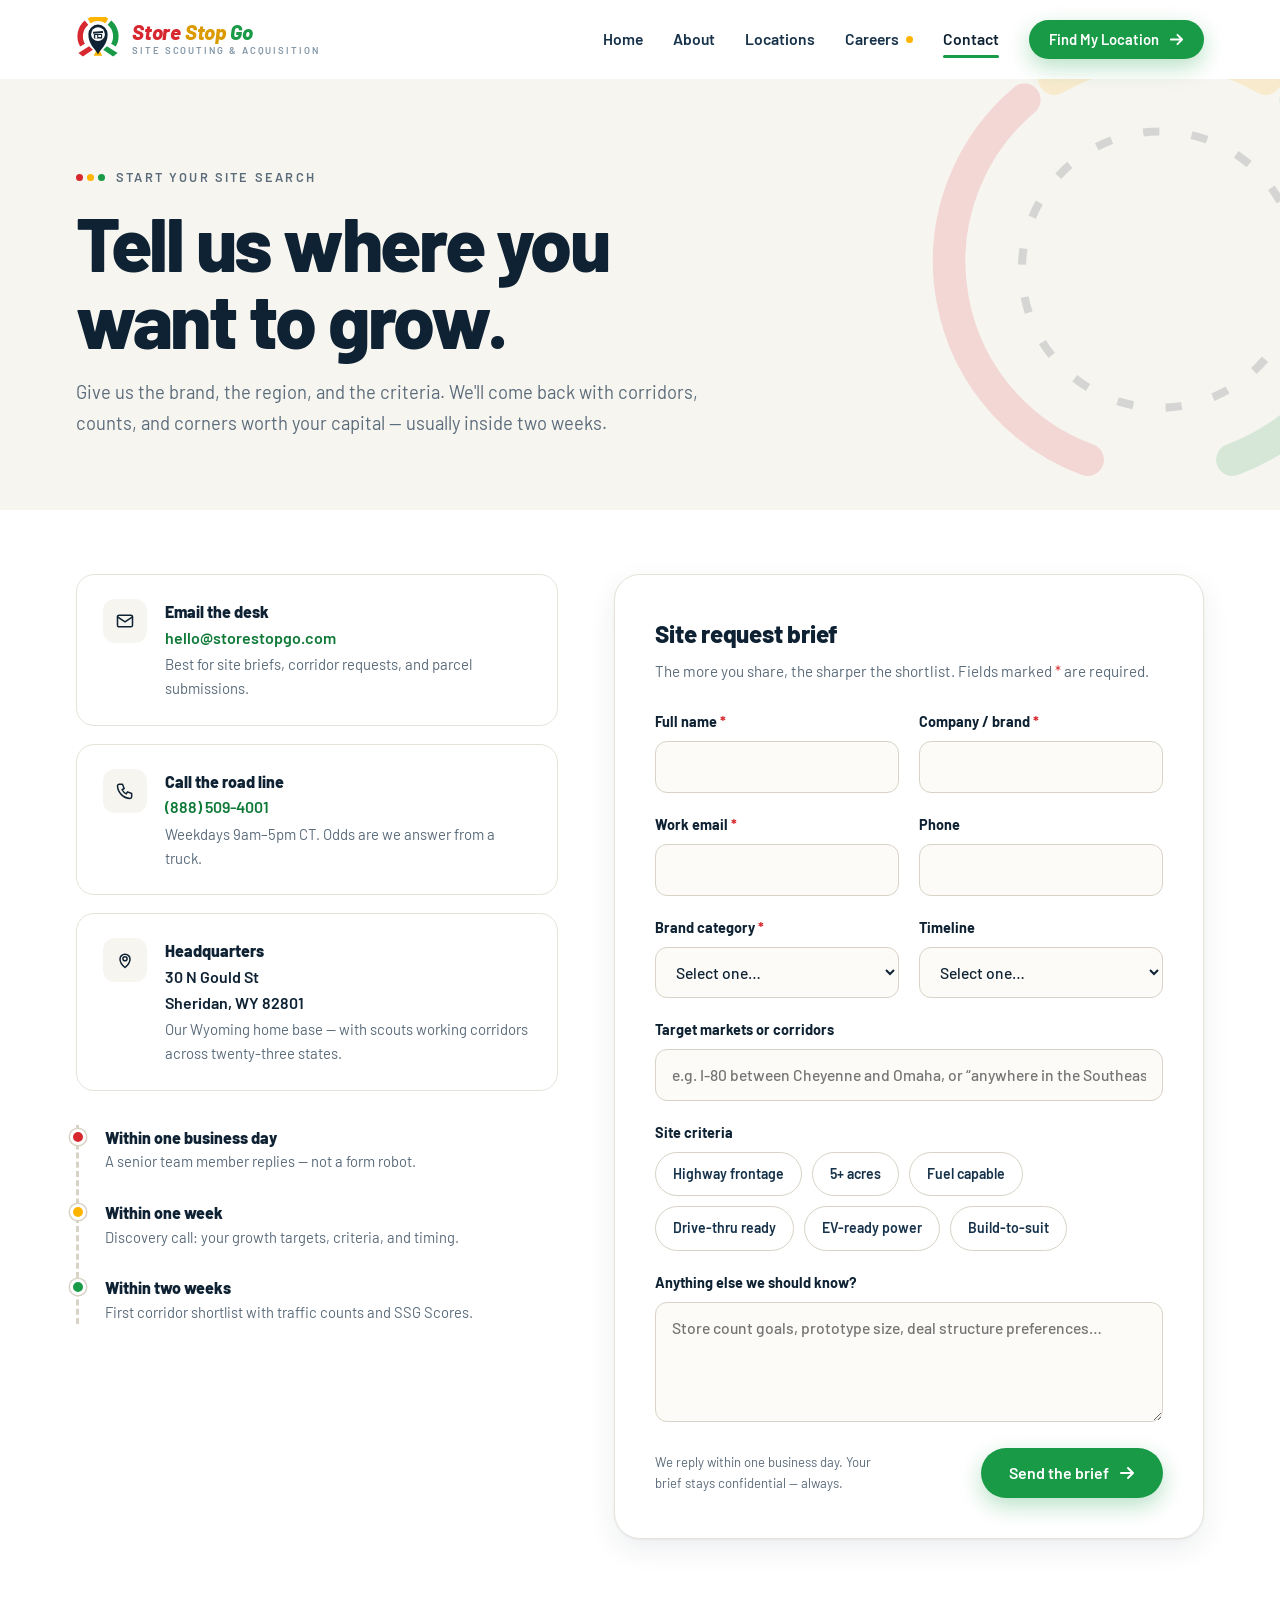
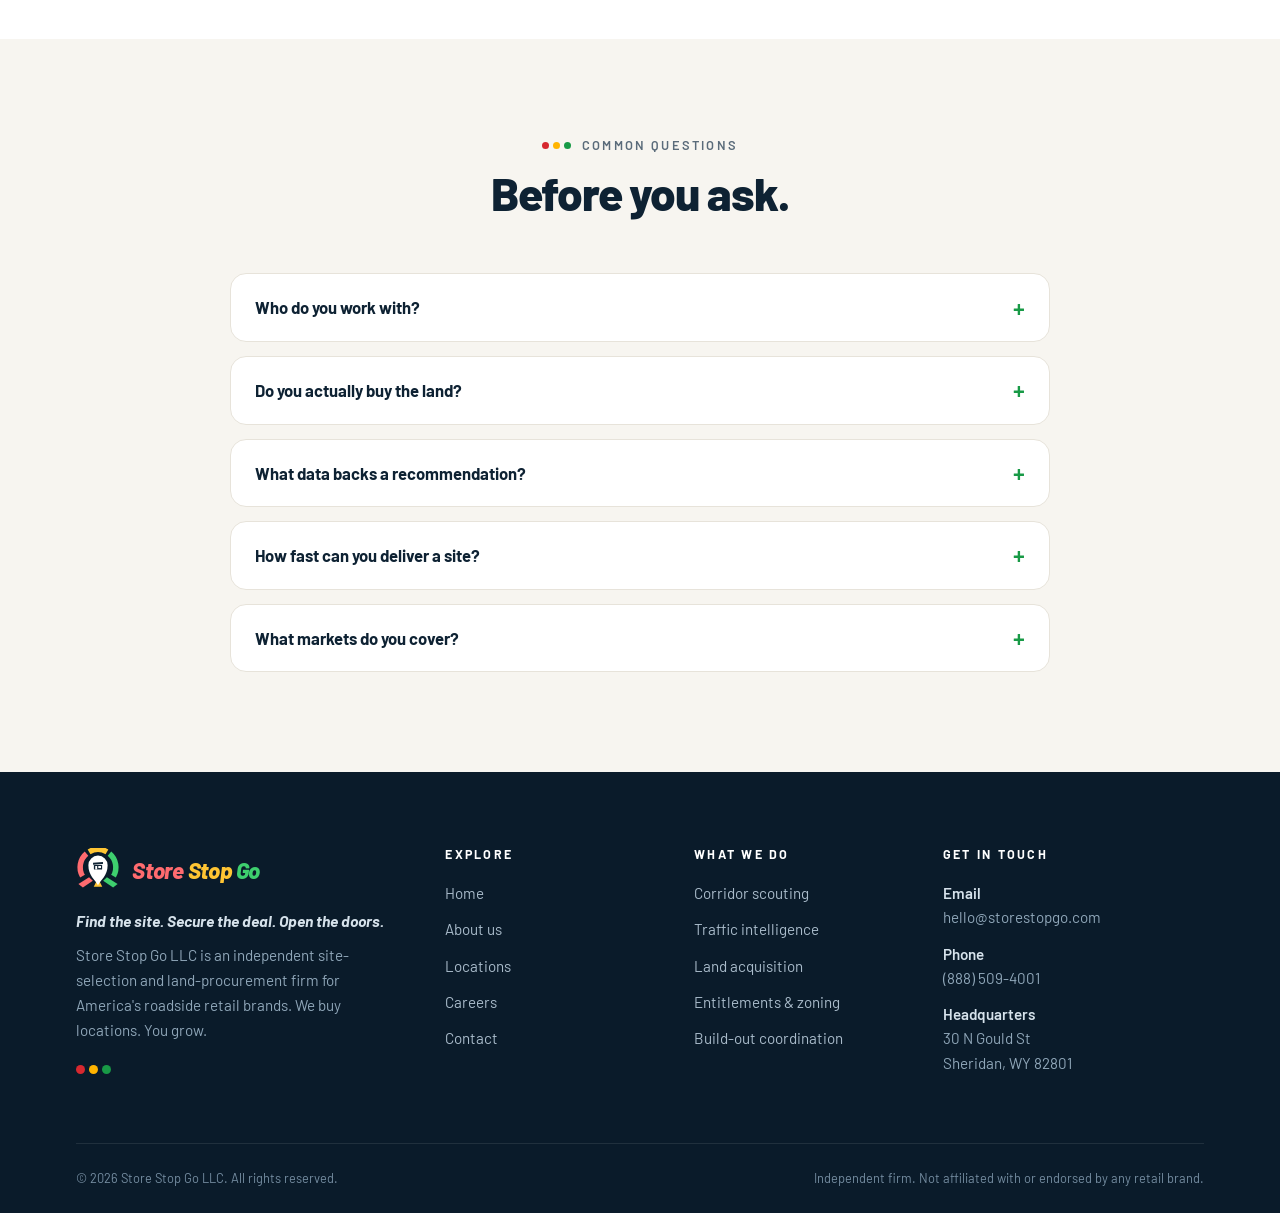
<file: contact.html>
<!DOCTYPE html>
<html lang="en">
<head>
<meta charset="UTF-8">
<meta name="viewport" content="width=device-width, initial-scale=1.0">
<title>Contact — Start Your Site Search | Store Stop Go LLC</title>
<meta name="description" content="Tell Store Stop Go where you want to grow. Our scouts will bring back the corridors, the traffic counts, and the corners worth your capital.">
<meta property="og:site_name" content="Store Stop Go LLC">
<meta property="og:type" content="website">
<meta property="og:title" content="Contact — Start Your Site Search | Store Stop Go LLC">
<meta property="og:description" content="Tell Store Stop Go where you want to grow. Our scouts will bring back the corridors, the traffic counts, and the corners worth your capital.">
<meta property="og:url" content="https://storestopgo.com/contact.html">
<meta property="og:image" content="https://storestopgo.com/assets/og-cover.jpg">
<meta property="og:image:width" content="1200">
<meta property="og:image:height" content="630">
<meta property="og:image:alt" content="A delivered Store Stop Go flagship convenience store at golden hour">
<meta name="twitter:card" content="summary_large_image">
<meta name="twitter:title" content="Contact — Start Your Site Search | Store Stop Go LLC">
<meta name="twitter:description" content="Tell Store Stop Go where you want to grow. Our scouts will bring back the corridors, the traffic counts, and the corners worth your capital.">
<meta name="twitter:image" content="https://storestopgo.com/assets/og-cover.jpg">
<link rel="icon" href='data:image/svg+xml,<svg xmlns="http://www.w3.org/2000/svg" viewBox="0 0 64 64"><path d="M15.3 8.1A26 26 0 0 0 23.1 52.4" fill="none" stroke="%23D7282F" stroke-width="8" stroke-linecap="round"/><path d="M19 5.5A26 26 0 0 1 45 5.5" fill="none" stroke="%23FFB400" stroke-width="8" stroke-linecap="round"/><path d="M48.7 8.1A26 26 0 0 1 40.9 52.4" fill="none" stroke="%23189A46" stroke-width="8" stroke-linecap="round"/><path d="M32 56C27 47 18.5 40.5 18.5 27.5A13.5 13.5 0 1 1 45.5 27.5C45.5 40.5 37 47 32 56Z" fill="%230E2233"/></svg>'>
<link rel="apple-touch-icon" href="assets/apple-touch-icon.png">
<link rel="preconnect" href="https://fonts.googleapis.com">
<link rel="preconnect" href="https://fonts.gstatic.com" crossorigin>
<link href="https://fonts.googleapis.com/css2?family=Barlow:ital,wght@0,400;0,500;0,600;0,700;0,800;0,900;1,700;1,800&family=Barlow+Condensed:ital,wght@0,500;0,600;0,700;1,700;1,800&display=swap" rel="stylesheet">
<link rel="stylesheet" href="css/style.css">
<script src="js/main.js" defer></script>
</head>
<body>
<a class="skip" href="#main">Skip to content</a>

<header class="site-head">
  <div class="wrap nav">
    <a class="brand" href="index.html" aria-label="Store Stop Go LLC — home">
      <svg class="logo-mark" viewBox="0 0 64 64" aria-hidden="true">
        <path d="M3.5 52.5 19 42.5 24.5 47.8 10 57.5Z" fill="#D7282F"/>
        <path d="M25.8 56.5 32 44 38.2 56.5Z" fill="#FFB400"/>
        <path d="M60.5 52.5 45 42.5 39.5 47.8 54 57.5Z" fill="#189A46"/>
        <path d="M15.3 8.1A26 26 0 0 0 9.5 41" fill="none" stroke="#D7282F" stroke-width="8"/>
        <path d="M19 5.5A26 26 0 0 1 45 5.5" fill="none" stroke="#FFB400" stroke-width="8"/>
        <path d="M48.7 8.1A26 26 0 0 1 54.5 41" fill="none" stroke="#189A46" stroke-width="8"/>
        <path d="M32 54C28 46 18 40.5 18 25A14 14 0 1 1 46 25C46 40.5 36 46 32 54Z" fill="#0E2233"/>
        <circle cx="32" cy="25" r="10" fill="#fff"/>
        <path d="M24.8 21.6 39.2 20.2 39.2 23.2 24.8 24.4Z" fill="#0E2233"/>
        <rect x="26" y="24.8" width="12" height="6.4" rx=".8" fill="#0E2233"/>
        <rect x="28" y="26.2" width="2.8" height="5" fill="#fff"/>
        <rect x="32.4" y="26.2" width="4" height="3" fill="#fff"/>
      </svg>
      <span class="brand-name">
        <em><span class="w-store">Store</span> <span class="w-stop">Stop</span> <span class="w-go">Go</span></em>
        <small>Site Scouting &amp; Acquisition</small>
      </span>
    </a>
    <nav class="nav-links" aria-label="Primary">
      <a href="index.html">Home</a>
      <a href="about.html">About</a>
      <a href="locations.html">Locations</a>
      <a href="careers.html">Careers<span class="dot-hiring" title="Now hiring"></span></a>
      <a href="contact.html" aria-current="page">Contact</a>
    </nav>
    <a class="btn btn--sm nav-cta" href="contact.html">Find My Location
      <svg width="15" height="15" viewBox="0 0 16 16" fill="none" stroke="currentColor" stroke-width="2" stroke-linecap="round" stroke-linejoin="round" aria-hidden="true"><path d="M2 8h11M9 3l5 5-5 5"/></svg>
    </a>
    <button class="nav-burger" aria-label="Menu" aria-expanded="false"><span></span><span></span><span></span></button>
  </div>
</header>

<main id="main">

  <!-- ======================= PAGE HERO ======================= -->
  <section class="page-hero">
    <svg class="arc-bg" viewBox="0 0 64 64" aria-hidden="true">
      <path d="M15.3 8.1A26 26 0 0 0 23.1 52.4" fill="none" stroke="#D7282F" stroke-width="4" stroke-linecap="round"/>
      <path d="M19 5.5A26 26 0 0 1 45 5.5" fill="none" stroke="#FFB400" stroke-width="4" stroke-linecap="round"/>
      <path d="M48.7 8.1A26 26 0 0 1 40.9 52.4" fill="none" stroke="#189A46" stroke-width="4" stroke-linecap="round"/>
      <circle cx="32" cy="29" r="17" fill="none" stroke="#0E2233" stroke-width="1" stroke-dasharray="2 4"/>
    </svg>
    <div class="wrap">
      <div class="page-hero-inner">
        <span class="eyebrow"><span class="tri" aria-hidden="true"><i></i><i></i><i></i></span>Start your site search</span>
        <h1 class="h1">Tell us where you<br>want to grow.</h1>
        <p class="lead">Give us the brand, the region, and the criteria. We'll come back with corridors, counts, and corners worth your capital — usually inside two weeks.</p>
      </div>
    </div>
  </section>

  <!-- ======================= CONTACT ======================= -->
  <section class="sec" style="padding-top:64px">
    <div class="wrap contact-grid">

      <div class="reveal">
        <div class="con-cards">
          <div class="con-card">
            <span class="con-ico" aria-hidden="true"><svg width="20" height="20" viewBox="0 0 24 24" fill="none" stroke="currentColor" stroke-width="1.8" stroke-linecap="round" stroke-linejoin="round"><rect x="3" y="5" width="18" height="14" rx="2"/><path d="m3 7 9 6 9-6"/></svg></span>
            <div>
              <b>Email the desk</b>
              <a href="mailto:hello@storestopgo.com">hello@storestopgo.com</a>
              <p>Best for site briefs, corridor requests, and parcel submissions.</p>
            </div>
          </div>
          <div class="con-card">
            <span class="con-ico" aria-hidden="true"><svg width="20" height="20" viewBox="0 0 24 24" fill="none" stroke="currentColor" stroke-width="1.8" stroke-linecap="round" stroke-linejoin="round"><path d="M5 4h4l2 5-2.5 1.5a12 12 0 0 0 5 5L15 13l5 2v4a2 2 0 0 1-2 2A16 16 0 0 1 3 6a2 2 0 0 1 2-2Z"/></svg></span>
            <div>
              <b>Call the road line</b>
              <a href="tel:+18885094001">(888) 509-4001</a>
              <p>Weekdays 9am–5pm CT. Odds are we answer from a truck.</p>
            </div>
          </div>
          <div class="con-card">
            <span class="con-ico" aria-hidden="true"><svg width="20" height="20" viewBox="0 0 24 24" fill="none" stroke="currentColor" stroke-width="1.8" stroke-linecap="round" stroke-linejoin="round"><path d="M12 21s-6-5.1-6-10a6 6 0 1 1 12 0c0 4.9-6 10-6 10Z"/><circle cx="12" cy="10.5" r="2.5"/></svg></span>
            <div>
              <b>Headquarters</b>
              <span style="font-weight:600">30 N Gould St<br>Sheridan, WY 82801</span>
              <p>Our Wyoming home base — with scouts working corridors across twenty-three states.</p>
            </div>
          </div>
        </div>

        <div class="next-steps">
          <div class="nstep">
            <b>Within one business day</b>
            <p>A senior team member replies — not a form robot.</p>
          </div>
          <div class="nstep">
            <b>Within one week</b>
            <p>Discovery call: your growth targets, criteria, and timing.</p>
          </div>
          <div class="nstep">
            <b>Within two weeks</b>
            <p>First corridor shortlist with traffic counts and SSG Scores.</p>
          </div>
        </div>
      </div>

      <div class="form-card reveal" style="--d:.12s">
        <div id="form-wrap">
          <h2 class="h3" style="margin-bottom:6px">Site request brief</h2>
          <p style="color:var(--muted);font-size:.95rem;margin-bottom:26px">The more you share, the sharper the shortlist. Fields marked <em style="color:var(--red);font-style:normal">*</em> are required.</p>
          <form id="site-form" class="form-grid" novalidate="">
            <input type="hidden" name="access_key" value="fc94220e-066a-4ffd-9696-51172a57cd83">
            <input type="hidden" name="from_name" value="Store Stop Go website">
            <label style="display:none" aria-hidden="true">Leave this empty<input type="checkbox" name="botcheck" tabindex="-1" autocomplete="off"></label>
            <div class="field field--half">
              <label for="f-name">Full name <em>*</em></label>
              <input id="f-name" name="name" type="text" autocomplete="name" required>
            </div>
            <div class="field field--half">
              <label for="f-company">Company / brand <em>*</em></label>
              <input id="f-company" name="company" type="text" autocomplete="organization" required>
            </div>
            <div class="field field--half">
              <label for="f-email">Work email <em>*</em></label>
              <input id="f-email" name="email" type="email" autocomplete="email" required>
            </div>
            <div class="field field--half">
              <label for="f-phone">Phone</label>
              <input id="f-phone" name="phone" type="tel" autocomplete="tel">
            </div>
            <div class="field field--half">
              <label for="f-cat">Brand category <em>*</em></label>
              <select id="f-cat" name="category" required>
                <option value="" selected disabled>Select one…</option>
                <option>Travel center</option>
                <option>Fuel &amp; convenience</option>
                <option>Quick-serve restaurant</option>
                <option>Coffee / drive-thru</option>
                <option>Grocery-anchored retail</option>
                <option>EV charging</option>
                <option>Landowner with a parcel</option>
                <option>Other</option>
              </select>
            </div>
            <div class="field field--half">
              <label for="f-when">Timeline</label>
              <select id="f-when" name="timeline">
                <option value="" selected disabled>Select one…</option>
                <option>Next 6 months</option>
                <option>6–12 months</option>
                <option>12–24 months</option>
                <option>Exploring</option>
              </select>
            </div>
            <div class="field field--full">
              <label for="f-markets">Target markets or corridors</label>
              <input id="f-markets" name="markets" type="text" placeholder="e.g. I-80 between Cheyenne and Omaha, or “anywhere in the Southeast”">
            </div>
            <div class="field field--full">
              <label>Site criteria</label>
              <div class="crits">
                <label class="crit"><input type="checkbox" name="crit" value="Highway frontage"><span>Highway frontage</span></label>
                <label class="crit"><input type="checkbox" name="crit" value="5+ acres"><span>5+ acres</span></label>
                <label class="crit"><input type="checkbox" name="crit" value="Fuel capable"><span>Fuel capable</span></label>
                <label class="crit"><input type="checkbox" name="crit" value="Drive-thru ready"><span>Drive-thru ready</span></label>
                <label class="crit"><input type="checkbox" name="crit" value="EV-ready power"><span>EV-ready power</span></label>
                <label class="crit"><input type="checkbox" name="crit" value="Build-to-suit"><span>Build-to-suit</span></label>
              </div>
            </div>
            <div class="field field--full">
              <label for="f-msg">Anything else we should know?</label>
              <textarea id="f-msg" name="message" placeholder="Store count goals, prototype size, deal structure preferences…"></textarea>
            </div>
            <p id="form-error" class="form-error" role="alert" hidden></p>
            <div class="form-foot">
              <small>We reply within one business day. Your brief stays confidential — always.</small>
              <button class="btn" type="submit">Send the brief
                <svg width="16" height="16" viewBox="0 0 16 16" fill="none" stroke="currentColor" stroke-width="2" stroke-linecap="round" stroke-linejoin="round" aria-hidden="true"><path d="M2 8h11M9 3l5 5-5 5"/></svg>
              </button>
            </div>
          </form>
        </div>
        <div id="form-success" hidden>
          <div class="form-success">
            <span class="ok-ring" aria-hidden="true">
              <svg width="38" height="38" viewBox="0 0 24 24" fill="none" stroke="currentColor" stroke-width="2.4" stroke-linecap="round" stroke-linejoin="round"><path d="m4 12.5 5 5L20 6.5"/></svg>
            </span>
            <h2 class="h3">Brief received. Green light.</h2>
            <p style="color:var(--muted);max-width:42ch">Thanks — a senior team member will reach out within one business day. Meanwhile, our scouts are probably already driving your corridor.</p>
            <a class="link-more" href="locations.html">See what's already on the map
              <svg width="16" height="16" viewBox="0 0 16 16" fill="none" stroke="currentColor" stroke-width="2" stroke-linecap="round" stroke-linejoin="round" aria-hidden="true"><path d="M2 8h11M9 3l5 5-5 5"/></svg>
            </a>
          </div>
        </div>
      </div>
    </div>
  </section>

  <!-- ======================= FAQ ======================= -->
  <section class="sec sec--bone">
    <div class="wrap">
      <div class="sec-head center reveal" style="justify-items:center">
        <span class="eyebrow"><span class="tri" aria-hidden="true"><i></i><i></i><i></i></span>Common questions</span>
        <h2 class="h2">Before you ask.</h2>
      </div>
      <div class="faq reveal">
        <details>
          <summary>Who do you work with?</summary>
          <p>Established and emerging roadside retail brands — travel centers, fuel and convenience, QSR, coffee, grocery-anchored, and EV charging. We also welcome landowners: if you have a parcel on a serious corridor, submit it and we'll score it.</p>
        </details>
        <details>
          <summary>Do you actually buy the land?</summary>
          <p>Yes — "We buy locations" is literal. Depending on the deal, we acquire and deliver title-ready ground, hold an option, or assign the contract. Flexible structures, transparent terms, and you're never bidding against your own site.</p>
        </details>
        <details>
          <summary>What data backs a recommendation?</summary>
          <p>Every site arrives as an SSG Scorecard: 24/7 traffic counts (AADT), drive-time demographics, five-year growth models, competitor-gap analysis, access and visibility scoring, and an entitlement and utility risk review. If the number isn't there, neither are we.</p>
        </details>
        <details>
          <summary>How fast can you deliver a site?</summary>
          <p>A typical file runs 90–120 days from first scout to signed contract, with entitlements running in parallel where the county allows. Delivered means construction-ready — clean title, cleared conditions, and a build path your team can start on Monday.</p>
        </details>
        <details>
          <summary>What markets do you cover?</summary>
          <p>Home base is Wyoming, with active coverage across the Mountain West, Southeast, Heartland, Northeast, and Pacific Northwest — twenty-three states and counting. If your corridor isn't on our map yet, request it; scouts deploy within two weeks.</p>
        </details>
      </div>
    </div>
  </section>
</main>

<footer class="site-foot">
  <div class="wrap">
    <div class="foot-grid">
      <div class="foot-brand">
        <a class="brand" href="index.html" aria-label="Store Stop Go LLC — home">
          <svg class="logo-mark" viewBox="0 0 64 64" aria-hidden="true">
            <path d="M3.5 52.5 19 42.5 24.5 47.8 10 57.5Z" fill="#FF6B6F"/>
            <path d="M25.8 56.5 32 44 38.2 56.5Z" fill="#FFC533"/>
            <path d="M60.5 52.5 45 42.5 39.5 47.8 54 57.5Z" fill="#3ECF6E"/>
            <path d="M15.3 8.1A26 26 0 0 0 9.5 41" fill="none" stroke="#FF6B6F" stroke-width="8"/>
            <path d="M19 5.5A26 26 0 0 1 45 5.5" fill="none" stroke="#FFC533" stroke-width="8"/>
            <path d="M48.7 8.1A26 26 0 0 1 54.5 41" fill="none" stroke="#3ECF6E" stroke-width="8"/>
            <path d="M32 54C28 46 18 40.5 18 25A14 14 0 1 1 46 25C46 40.5 36 46 32 54Z" fill="#fff"/>
            <path d="M24.8 21.6 39.2 20.2 39.2 23.2 24.8 24.4Z" fill="#0E2233"/>
            <rect x="26" y="24.8" width="12" height="6.4" rx=".8" fill="#0E2233"/>
            <rect x="28" y="26.2" width="2.8" height="5" fill="#fff"/>
            <rect x="32.4" y="26.2" width="4" height="3" fill="#fff"/>
          </svg>
          <span class="brand-name">
            <em><span class="w-store">Store</span> <span class="w-stop">Stop</span> <span class="w-go">Go</span></em>
          </span>
        </a>
        <span class="foot-tag">Find the site. Secure the deal. Open the doors.</span>
        <p>Store Stop Go LLC is an independent site-selection and land-procurement firm for America's roadside retail brands. We buy locations. You grow.</p>
        <span class="tri" aria-hidden="true"><i></i><i></i><i></i></span>
      </div>
      <div>
        <h4>Explore</h4>
        <ul>
          <li><a href="index.html">Home</a></li>
          <li><a href="about.html">About us</a></li>
          <li><a href="locations.html">Locations</a></li>
          <li><a href="careers.html">Careers</a></li>
          <li><a href="contact.html">Contact</a></li>
        </ul>
      </div>
      <div>
        <h4>What we do</h4>
        <ul>
          <li><a href="index.html#services">Corridor scouting</a></li>
          <li><a href="index.html#services">Traffic intelligence</a></li>
          <li><a href="index.html#services">Land acquisition</a></li>
          <li><a href="index.html#services">Entitlements &amp; zoning</a></li>
          <li><a href="index.html#services">Build-out coordination</a></li>
        </ul>
      </div>
      <div>
        <h4>Get in touch</h4>
        <ul class="foot-contact">
          <li><span><b>Email</b><br><a href="mailto:hello@storestopgo.com">hello@storestopgo.com</a></span></li>
          <li><span><b>Phone</b><br><a href="tel:+18885094001">(888) 509-4001</a></span></li>
          <li><span><b>Headquarters</b><br>30 N Gould St<br>Sheridan, WY 82801</span></li>
        </ul>
      </div>
    </div>
    <div class="foot-bar">
      <span>© <span id="yr">2026</span> Store Stop Go LLC. All rights reserved.</span>
      <span>Independent firm. Not affiliated with or endorsed by any retail brand.</span>
    </div>
  </div>
</footer>
</body>
</html>
</file>
<file: css/style.css>
/* ============================================================
   STORE STOP GO LLC — storestopgo.com
   Design system: "Traffic Light" — Store (red) / Stop (amber) / Go (green)
   Type: Barlow + Barlow Condensed (US highway-signage DNA)
   ============================================================ */

:root{
  --ink:#0E2233;
  --ink-2:#16324A;
  --ink-3:#1E4258;
  --navy-deep:#0A1B2A;
  --paper:#FFFFFF;
  --bone:#F7F5F0;
  --bone-2:#FCFBF8;
  --line:#E7E3DA;
  --line-2:#D8D3C6;
  --muted:#5A6B7A;
  --muted-2:#8296A6;
  --red:#D7282F;
  --red-d:#B21F26;
  --red-t:#FBEAEA;
  --amber:#FFB400;
  --amber-d:#DB9A00;
  --amber-t:#FFF4D6;
  --green:#189A46;
  --green-d:#0F7A38;
  --green-b:#3ECF6E;
  --green-t:#E4F4EA;
  --radius:14px;
  --radius-lg:22px;
  --shadow-1:0 1px 2px rgba(14,34,51,.05),0 10px 28px rgba(14,34,51,.08);
  --shadow-2:0 2px 6px rgba(14,34,51,.08),0 24px 56px rgba(14,34,51,.16);
  --font:'Barlow',-apple-system,'Segoe UI',system-ui,sans-serif;
  --font-cond:'Barlow Condensed',var(--font);
  --wrap:1180px;
}

*,*::before,*::after{box-sizing:border-box;margin:0;padding:0}
html{scroll-behavior:smooth;scroll-padding-top:96px}
body{font:400 1rem/1.6 var(--font);color:var(--ink);background:var(--paper);-webkit-font-smoothing:antialiased;text-rendering:optimizeLegibility}
img,svg{display:block;max-width:100%}
a{color:inherit;text-decoration:none}
ul{list-style:none}
button{font:inherit;cursor:pointer;background:none;border:0;color:inherit}
::selection{background:var(--amber);color:var(--ink)}

.wrap{max-width:var(--wrap);margin-inline:auto;padding-inline:26px}
.sec{padding:100px 0}
.sec--tight{padding:76px 0}
.sec--bone{background:var(--bone)}
.sec--dark{background:linear-gradient(180deg,var(--ink) 0%,var(--ink-2) 100%);color:#fff}

.skip{position:absolute;left:-9999px;top:0;background:var(--ink);color:#fff;padding:12px 20px;border-radius:0 0 12px 0;z-index:200;font-weight:600}
.skip:focus{left:0}

:focus-visible{outline:3px solid var(--green);outline-offset:2px;border-radius:4px}

/* ---------- type ---------- */
.h1{font-size:clamp(2.7rem,6vw,4.7rem);font-weight:800;letter-spacing:-.03em;line-height:1.02}
.h2{font-size:clamp(1.95rem,3.6vw,2.9rem);font-weight:800;letter-spacing:-.022em;line-height:1.08}
.h3{font-size:1.5rem;font-weight:800;letter-spacing:-.01em}
.lead{font-size:1.15rem;line-height:1.65;color:var(--muted)}
.sec--dark .lead{color:#C2D2DF}
.center{text-align:center}
.max-720{max-width:720px}.max-820{max-width:820px}
.mx-auto{margin-inline:auto}

.eyebrow{display:inline-flex;align-items:center;gap:11px;font:600 .8rem/1 var(--font);letter-spacing:.17em;text-transform:uppercase;color:var(--muted)}
.eyebrow--light{color:#AFC2D0}
.tri{display:inline-flex;gap:4px;flex:none}
.tri i{width:7px;height:7px;border-radius:50%}
.tri i:nth-child(1){background:var(--red)}
.tri i:nth-child(2){background:var(--amber)}
.tri i:nth-child(3){background:var(--green)}

.sec-head{margin-bottom:56px;display:grid;gap:16px}
.sec-head .lead{max-width:640px}

/* ---------- buttons ---------- */
.btn{display:inline-flex;align-items:center;gap:10px;font:600 1rem/1 var(--font);padding:17px 28px;border-radius:999px;background:var(--green);color:#fff;transition:transform .22s ease,background .22s ease,box-shadow .22s ease,border-color .22s ease;box-shadow:0 8px 22px rgba(24,154,70,.3);white-space:nowrap}
.btn:hover{background:var(--green-d);transform:translateY(-2px)}
.btn:active{transform:translateY(0)}
.btn svg{flex:none;transition:transform .22s ease}
.btn:hover svg{transform:translateX(3px)}
.btn--ghost{background:transparent;color:var(--ink);box-shadow:none;border:1.5px solid var(--line-2)}
.btn--ghost:hover{background:var(--ink);border-color:var(--ink);color:#fff}
.btn--ghost-light{background:transparent;color:#fff;box-shadow:none;border:1.5px solid rgba(255,255,255,.38)}
.btn--ghost-light:hover{background:rgba(255,255,255,.12);border-color:#fff}
.btn--sm{padding:12px 20px;font-size:.92rem}

/* ---------- header / nav ---------- */
.site-head{position:sticky;top:0;z-index:80;background:rgba(255,255,255,.94);backdrop-filter:blur(12px);-webkit-backdrop-filter:blur(12px);border-bottom:1px solid transparent;transition:border-color .3s,box-shadow .3s}
.site-head.scrolled{border-color:var(--line);box-shadow:0 10px 34px rgba(14,34,51,.07)}
.nav{display:flex;align-items:center;gap:30px;height:78px}
.brand{display:flex;align-items:center;gap:12px;flex:none}
.logo-mark{width:44px;height:44px;flex:none}
.brand-name{display:grid;line-height:1}
.brand-name em{font-style:italic;font-weight:800;font-size:1.28rem;letter-spacing:-.01em;white-space:nowrap}
.w-store{color:var(--red)}
.w-stop{color:var(--amber-d)}
.w-go{color:var(--green)}
.brand-name small{margin-top:4px;font:600 .6rem/1 var(--font);letter-spacing:.2em;text-transform:uppercase;color:var(--muted-2)}
.nav-links{display:flex;align-items:center;gap:30px;margin-left:auto}
.nav-links a{font-weight:600;font-size:.98rem;color:var(--ink-2);position:relative;padding:6px 0}
.nav-links a::after{content:"";position:absolute;left:0;right:100%;bottom:0;height:2.5px;border-radius:2px;background:var(--green);transition:right .25s ease}
.nav-links a:hover::after,.nav-links a[aria-current="page"]::after{right:0}
.nav-links a[aria-current="page"]{color:var(--ink)}
.dot-hiring{width:7px;height:7px;background:var(--amber);border-radius:50%;display:inline-block;margin-left:7px;vertical-align:2px;animation:pulseDot 2s ease infinite}
@keyframes pulseDot{0%,100%{box-shadow:0 0 0 0 rgba(255,180,0,.5)}55%{box-shadow:0 0 0 6px rgba(255,180,0,0)}}
.nav-cta{flex:none}
.nav-burger{display:none;flex-direction:column;gap:5px;padding:10px;margin-left:auto}
.nav-burger span{width:24px;height:2.5px;background:var(--ink);border-radius:2px;transition:.25s}
.nav--open .nav-burger span:nth-child(1){transform:translateY(7.5px) rotate(45deg)}
.nav--open .nav-burger span:nth-child(2){opacity:0}
.nav--open .nav-burger span:nth-child(3){transform:translateY(-7.5px) rotate(-45deg)}

/* ---------- hero (landing) ---------- */
.hero{position:relative;background:linear-gradient(180deg,var(--ink) 0%,#132C42 100%);color:#fff;overflow:hidden}
.hero-art{position:absolute;right:-60px;top:-20px;height:calc(100% + 40px);width:min(64%,780px);opacity:.9;pointer-events:none;z-index:0}
.hero::before{content:"";position:absolute;inset:0;background:linear-gradient(90deg,var(--ink) 30%,rgba(14,34,51,.55) 58%,rgba(14,34,51,0) 82%);z-index:1;pointer-events:none}
.hero .wrap{position:relative;z-index:2}
.hero-copy{max-width:660px;padding:112px 0 0}
.hero-badge{display:inline-flex;align-items:center;gap:10px;font:600 .78rem/1 var(--font);letter-spacing:.16em;text-transform:uppercase;color:#BFD2DF;border:1px solid rgba(255,255,255,.18);border-radius:999px;padding:10px 18px;background:rgba(255,255,255,.05)}
.hero h1{margin:26px 0 0}
.h1-go{color:var(--green-b);font-style:italic}
.hero-sub{margin:24px 0 36px;font-size:1.16rem;line-height:1.66;color:#C7D5E0;max-width:56ch}
.hero-ctas{display:flex;gap:14px;flex-wrap:wrap}
.hero-stats{display:grid;grid-template-columns:repeat(4,1fr);gap:30px;margin-top:72px;padding:36px 0 60px;border-top:1px solid rgba(255,255,255,.14)}
.stat b{display:block;font:700 2.5rem/1 var(--font-cond);letter-spacing:.01em;font-style:italic}
.stat span{display:block;margin-top:8px;color:#93A9BA;font-size:.87rem;font-weight:500;letter-spacing:.02em}
.stat--r b{color:#FF7A7F}.stat--a b{color:#FFC533}.stat--g b{color:var(--green-b)}

.lane{animation:laneMove 5.5s linear infinite}
@keyframes laneMove{to{stroke-dashoffset:-290}}
.pulse-ring{transform-origin:center;animation:pulseRing 2.4s ease-out infinite}
@keyframes pulseRing{0%{opacity:.9;transform:scale(.4)}100%{opacity:0;transform:scale(1.6)}}

/* ---------- ticker ---------- */
.ticker{background:var(--navy-deep);border-top:1px solid rgba(255,255,255,.07);overflow:hidden;position:relative}
.ticker-track{display:flex;width:max-content;animation:tick 34s linear infinite}
.ticker:hover .ticker-track{animation-play-state:paused}
.tick{display:inline-flex;align-items:center;gap:11px;padding:15px 30px;font:600 .8rem/1 var(--font-cond);letter-spacing:.16em;text-transform:uppercase;color:#8FA6B8;white-space:nowrap}
.tick i{width:8px;height:8px;border-radius:50%;flex:none}
.tick i.r{background:var(--red)}.tick i.a{background:var(--amber)}.tick i.g{background:var(--green-b)}
@keyframes tick{to{transform:translateX(-50%)}}

/* ---------- category strip ---------- */
.cats{display:flex;flex-wrap:wrap;gap:12px;justify-content:center;margin-top:34px}
.cat{font:600 .92rem/1 var(--font);padding:12px 22px;border:1.5px solid var(--line);border-radius:999px;color:var(--ink-2);background:#fff;transition:.22s}
.cat:hover{border-color:var(--green);color:var(--green-d);transform:translateY(-2px)}

/* ---------- steps (Store / Stop / Go) ---------- */
.steps{display:grid;grid-template-columns:repeat(3,1fr);gap:28px;position:relative}
.steps::before{content:"";position:absolute;top:56px;left:4%;right:4%;border-top:3px dashed var(--line-2)}
.step{background:#fff;border:1px solid var(--line);border-radius:var(--radius-lg);padding:32px 30px 30px;position:relative;box-shadow:var(--shadow-1);overflow:hidden;transition:transform .25s ease,box-shadow .25s ease}
.step:hover{transform:translateY(-5px);box-shadow:var(--shadow-2)}
.step::after{content:attr(data-n);position:absolute;top:2px;right:18px;font:800 5.6rem/1 var(--font-cond);font-style:italic;color:var(--ink);opacity:.055;pointer-events:none}
.step--store{border-top:4px solid var(--red)}
.step--stop{border-top:4px solid var(--amber)}
.step--go{border-top:4px solid var(--green)}
.step-light{width:48px;height:48px;border-radius:13px;display:grid;place-items:center;color:#fff;margin-bottom:20px}
.step--store .step-light{background:var(--red)}
.step--stop .step-light{background:var(--amber);color:var(--ink)}
.step--go .step-light{background:var(--green)}
.step-word{font:800 .82rem/1 var(--font);font-style:italic;text-transform:uppercase;letter-spacing:.2em}
.step--store .step-word{color:var(--red)}
.step--stop .step-word{color:var(--amber-d)}
.step--go .step-word{color:var(--green)}
.step h3{margin:10px 0 10px}
.step>p{color:var(--muted);line-height:1.62;font-size:.99rem}
.step ul{margin-top:20px;display:grid;gap:10px}
.step li{display:flex;gap:11px;align-items:flex-start;font-size:.94rem;font-weight:500;color:var(--ink-2)}
.step li svg{flex:none;margin-top:3px}
.step--store li svg{stroke:var(--red)}
.step--stop li svg{stroke:var(--amber-d)}
.step--go li svg{stroke:var(--green)}

/* ---------- data band / scorecard ---------- */
.data-grid{display:grid;grid-template-columns:1.02fr .98fr;gap:70px;align-items:center}
.data-points{margin-top:34px;display:grid;gap:18px}
.data-points li{display:flex;gap:14px;align-items:flex-start}
.data-points .dp-dot{flex:none;width:34px;height:34px;border-radius:10px;display:grid;place-items:center;background:rgba(255,255,255,.08);border:1px solid rgba(255,255,255,.12)}
.data-points b{display:block;font-weight:700}
.data-points span{color:#AFC2D0;font-size:.93rem}
.score-stack{position:relative}
.score-back{position:absolute;inset:26px -18px -18px 26px;background:rgba(255,255,255,.07);border:1px solid rgba(255,255,255,.1);border-radius:var(--radius-lg);transform:rotate(2.4deg)}
.score-card{position:relative;background:#fff;color:var(--ink);border-radius:var(--radius-lg);padding:30px;box-shadow:var(--shadow-2);max-width:460px;margin-left:auto}
.score-head{display:flex;align-items:center;justify-content:space-between;gap:14px;padding-bottom:18px;border-bottom:1px solid var(--line)}
.score-head small{display:block;font:600 .68rem/1 var(--font);letter-spacing:.18em;text-transform:uppercase;color:var(--muted-2)}
.score-head strong{display:block;margin-top:6px;font-size:1.12rem;font-weight:800}
.chip{display:inline-flex;align-items:center;gap:7px;font:700 .72rem/1 var(--font);letter-spacing:.12em;text-transform:uppercase;padding:8px 14px;border-radius:999px}
.chip i{width:7px;height:7px;border-radius:50%;flex:none}
.chip--go{background:var(--green-t);color:var(--green-d)}.chip--go i{background:var(--green)}
.chip--stop{background:var(--amber-t);color:#8A6200}.chip--stop i{background:var(--amber)}
.chip--store{background:var(--red-t);color:var(--red-d)}.chip--store i{background:var(--red)}
.score-body{display:flex;gap:24px;align-items:center;padding:20px 0 6px}
.score-ring{position:relative;width:92px;height:92px;flex:none}
.score-ring svg{width:92px;height:92px}
.score-num{position:absolute;inset:0;display:grid;place-items:center;font:800 1.7rem/1 var(--font);letter-spacing:-.02em}
.score-num small{font:600 .58rem/1 var(--font);letter-spacing:.16em;color:var(--muted-2);margin-top:3px}
.score-verdict b{display:block;font-size:1.05rem;font-weight:800}
.score-verdict span{font-size:.9rem;color:var(--muted)}
.metrics{margin-top:8px}
.metric{padding:12px 0;border-bottom:1px dashed var(--line);display:grid;grid-template-columns:1fr auto;row-gap:7px;align-items:baseline}
.metric:last-child{border-bottom:0}
.metric span{font-size:.9rem;color:var(--muted);font-weight:500}
.metric b{font:700 1.06rem/1 var(--font-cond);font-style:italic;letter-spacing:.02em}
.metric .bar{grid-column:1/-1;height:6px;border-radius:99px;background:#EEF1F4;overflow:hidden}
.metric .bar i{display:block;height:100%;border-radius:99px;width:var(--w,60%);background:linear-gradient(90deg,var(--green),var(--green-b))}

/* ---------- services ---------- */
.svc-grid{display:grid;grid-template-columns:repeat(3,1fr);gap:24px}
.svc{background:#fff;border:1px solid var(--line);border-radius:var(--radius-lg);padding:30px 28px;transition:transform .25s,box-shadow .25s,border-color .25s;position:relative;overflow:hidden}
.svc::before{content:"";position:absolute;left:0;top:0;bottom:0;width:4px;background:var(--green);transform:scaleY(0);transform-origin:top;transition:transform .3s ease}
.svc:hover{transform:translateY(-4px);box-shadow:var(--shadow-1);border-color:var(--line-2)}
.svc:hover::before{transform:scaleY(1)}
.svc-ico{width:50px;height:50px;border-radius:13px;background:var(--bone);display:grid;place-items:center;margin-bottom:20px;color:var(--ink)}
.svc h3{font-size:1.16rem;font-weight:800;margin-bottom:8px}
.svc p{color:var(--muted);font-size:.95rem;line-height:1.6}

/* ---------- spotlight ---------- */
.spot{display:grid;grid-template-columns:1fr 1.08fr;background:#fff;border:1px solid var(--line);border-radius:28px;overflow:hidden;box-shadow:var(--shadow-1)}
.spot-map{background:linear-gradient(160deg,var(--ink),var(--ink-3));position:relative;min-height:420px}
.spot-map svg{position:absolute;inset:0;width:100%;height:100%}
.spot-body{padding:52px 54px;display:grid;gap:18px;align-content:center}
.spot-stats{display:grid;grid-template-columns:repeat(3,auto);gap:34px;justify-content:start;margin-top:10px;padding-top:24px;border-top:1px solid var(--line)}
.spot-stats b{display:block;font:700 2rem/1 var(--font-cond);font-style:italic}
.spot-stats span{font-size:.85rem;color:var(--muted)}
.link-more{display:inline-flex;align-items:center;gap:8px;font-weight:700;color:var(--green-d);margin-top:6px}
.link-more svg{transition:transform .22s}
.link-more:hover svg{transform:translateX(4px)}

/* ---------- quote ---------- */
.quote{max-width:860px;margin-inline:auto;text-align:center;position:relative;padding-top:34px}
.quote::before{content:"“";position:absolute;top:-30px;left:50%;transform:translateX(-50%);font:800 7rem/1 var(--font-cond);font-style:italic;color:var(--amber);opacity:.9}
.quote blockquote{font-size:clamp(1.3rem,2.6vw,1.85rem);font-weight:600;font-style:italic;line-height:1.45;letter-spacing:-.01em}
.quote figcaption{margin-top:26px}

/* ---------- CTA band ---------- */
.cta-band{position:relative;background:linear-gradient(135deg,var(--ink) 0%,#17405E 100%);border-radius:32px;padding:78px 40px;text-align:center;color:#fff;overflow:hidden}
.cta-band .arc-deco{position:absolute;right:-70px;top:-70px;width:340px;height:340px;opacity:.16;pointer-events:none}
.cta-band .arc-deco--l{right:auto;left:-90px;top:auto;bottom:-110px;transform:rotate(160deg)}
.cta-band h2{position:relative}
.cta-band .lead{position:relative;max-width:560px;margin:16px auto 34px;color:#C2D2DF}
.cta-ctas{position:relative;display:flex;gap:14px;justify-content:center;flex-wrap:wrap}

/* ---------- footer ---------- */
.site-foot{background:var(--navy-deep);color:#A9BBCA;padding:76px 0 0;font-size:.95rem}
.foot-grid{display:grid;grid-template-columns:1.6fr 1fr 1fr 1.3fr;gap:48px;padding-bottom:56px}
.foot-brand .brand-name em{font-size:1.4rem}
.foot-brand .w-store{color:#FF6B6F}.foot-brand .w-stop{color:#FFC533}.foot-brand .w-go{color:var(--green-b)}
.foot-brand p{margin-top:18px;line-height:1.65;max-width:34ch;color:#8FA6B8}
.foot-brand .tri{margin-top:22px}
.foot-brand .tri i{width:9px;height:9px}
.site-foot h4{font:700 .78rem/1 var(--font);letter-spacing:.18em;text-transform:uppercase;color:#fff;margin-bottom:20px}
.site-foot li{margin-bottom:12px}
.site-foot a:hover{color:#fff}
.foot-contact li{display:flex;gap:10px;align-items:flex-start;color:#8FA6B8}
.foot-contact b{color:#D6E2EB;font-weight:600}
.foot-bar{border-top:1px solid rgba(255,255,255,.09);padding:24px 0;display:flex;justify-content:space-between;gap:18px;flex-wrap:wrap;font-size:.8rem;color:#748CA0}

/* ---------- page hero (inner pages) ---------- */
.page-hero{position:relative;background:var(--bone);overflow:hidden}
.page-hero .wrap{position:relative;z-index:1}
.page-hero-inner{padding:92px 0 72px;max-width:760px;display:grid;gap:20px;justify-items:start}
.page-hero .lead{max-width:640px}
.arc-bg{position:absolute;right:-140px;top:50%;transform:translateY(-50%);width:520px;height:520px;opacity:.14;pointer-events:none}
.page-hero--dark{background:linear-gradient(180deg,var(--ink),#142E45);color:#fff}
.page-hero--dark .lead{color:#C2D2DF}
.badge-hiring{display:inline-flex;align-items:center;gap:10px;background:var(--amber);color:var(--ink);font:800 .8rem/1 var(--font);letter-spacing:.16em;text-transform:uppercase;padding:11px 20px;border-radius:999px}
.badge-hiring i{width:9px;height:9px;border-radius:50%;background:var(--ink);animation:pulseDot 1.8s ease infinite}

/* ---------- about ---------- */
.story-grid{display:grid;grid-template-columns:1.1fr .9fr;gap:64px;align-items:center}
.story-grid .lead+p{margin-top:18px;color:var(--muted);line-height:1.7}
.story-card{background:var(--ink);color:#fff;border-radius:var(--radius-lg);padding:40px;position:relative;overflow:hidden;box-shadow:var(--shadow-2)}
.story-card .arc-deco{position:absolute;right:-60px;bottom:-60px;width:240px;height:240px;opacity:.2}
.story-card b{display:block;font:700 3.4rem/1 var(--font-cond);font-style:italic;color:var(--green-b)}
.story-card p{margin-top:10px;color:#C2D2DF;max-width:30ch}
.big-stats{display:grid;grid-template-columns:repeat(3,1fr);gap:30px;text-align:center}
.values{display:grid;grid-template-columns:repeat(3,1fr);gap:26px}
.team{display:grid;grid-template-columns:repeat(4,1fr);gap:24px}
.person{background:#fff;border:1px solid var(--line);border-radius:var(--radius-lg);padding:28px 24px;text-align:center;transition:transform .25s,box-shadow .25s}
.person:hover{transform:translateY(-4px);box-shadow:var(--shadow-1)}
.avatar{width:76px;height:76px;border-radius:50%;display:grid;place-items:center;margin:0 auto 18px;font:800 1.5rem/1 var(--font);color:#fff}
.avatar--r{background:linear-gradient(140deg,var(--red),#E8555B)}
.avatar--a{background:linear-gradient(140deg,var(--amber-d),var(--amber));color:var(--ink)}
.avatar--g{background:linear-gradient(140deg,var(--green-d),var(--green))}
.avatar--n{background:linear-gradient(140deg,var(--ink),var(--ink-3))}
.person b{display:block;font-size:1.06rem;font-weight:800}
.person span{display:block;margin-top:5px;font-size:.85rem;color:var(--muted)}
.miles{display:grid;grid-template-columns:repeat(4,1fr);gap:0;border:1px solid var(--line);border-radius:var(--radius-lg);overflow:hidden;background:#fff}
.mile{padding:32px 28px;border-left:1px solid var(--line);position:relative}
.mile:first-child{border-left:0}
.mile::before{content:"";position:absolute;top:0;left:0;right:0;height:4px}
.mile:nth-child(1)::before{background:var(--red)}
.mile:nth-child(2)::before{background:var(--amber)}
.mile:nth-child(3)::before{background:var(--green)}
.mile:nth-child(4)::before{background:var(--ink)}
.mile small{font:700 .74rem/1 var(--font);letter-spacing:.16em;text-transform:uppercase;color:var(--muted-2)}
.mile b{display:block;margin:10px 0 6px;font-size:1.08rem;font-weight:800}
.mile p{font-size:.92rem;color:var(--muted);line-height:1.55}

/* ---------- careers ---------- */
.perks{display:grid;grid-template-columns:repeat(3,1fr);gap:24px}
.perk{background:#fff;border:1px solid var(--line);border-radius:var(--radius-lg);padding:28px;display:grid;gap:12px;transition:transform .25s,box-shadow .25s}
.perk:hover{transform:translateY(-4px);box-shadow:var(--shadow-1)}
.perk-ico{width:46px;height:46px;border-radius:12px;background:var(--bone);display:grid;place-items:center}
.perk b{font-size:1.08rem;font-weight:800}
.perk p{color:var(--muted);font-size:.93rem;line-height:1.55}
.roles{display:grid;gap:16px}
.role{display:flex;align-items:center;gap:22px;background:#fff;border:1px solid var(--line);border-radius:18px;padding:24px 28px;transition:transform .22s,box-shadow .22s,border-color .22s}
.role:hover{transform:translateY(-3px);box-shadow:var(--shadow-1);border-color:var(--line-2)}
.role-main{flex:1;min-width:0}
.role-main b{display:block;font-size:1.14rem;font-weight:800}
.role-meta{display:flex;gap:18px;flex-wrap:wrap;margin-top:8px;font-size:.88rem;color:var(--muted)}
.role-meta span{display:inline-flex;gap:7px;align-items:center}
.role .chip{flex:none}
.hire-steps{display:grid;grid-template-columns:repeat(4,1fr);gap:0;counter-reset:hs;border:1px solid var(--line);border-radius:var(--radius-lg);overflow:hidden;background:#fff}
.hire-step{padding:30px 28px;border-left:1px solid var(--line);position:relative;counter-increment:hs}
.hire-step:first-child{border-left:0}
.hire-step::before{content:"0" counter(hs);font:800 1rem/1 var(--font-cond);font-style:italic;color:#fff;background:var(--ink);width:34px;height:34px;border-radius:10px;display:grid;place-items:center;margin-bottom:16px}
.hire-step b{display:block;font-weight:800;margin-bottom:6px}
.hire-step p{font-size:.9rem;color:var(--muted);line-height:1.55}

/* ---------- locations ---------- */
.map-tools{display:flex;align-items:center;justify-content:space-between;gap:20px;flex-wrap:wrap;margin-bottom:22px}
.map-filters{display:flex;gap:10px;flex-wrap:wrap}
.fbtn{font:600 .88rem/1 var(--font);padding:11px 18px;border-radius:999px;border:1.5px solid var(--line-2);background:#fff;color:var(--ink-2);display:inline-flex;align-items:center;gap:9px;transition:.2s}
.fbtn i{width:8px;height:8px;border-radius:50%;flex:none}
.fbtn .i-r{background:var(--red)}.fbtn .i-a{background:var(--amber)}.fbtn .i-g{background:var(--green)}
.fbtn:hover{border-color:var(--ink)}
.fbtn.on{background:var(--ink);border-color:var(--ink);color:#fff}
.map-note{font-size:.85rem;color:var(--muted)}
.map-shell{position:relative;border-radius:26px;overflow:hidden;border:1px solid var(--line);box-shadow:var(--shadow-2);height:600px;background:var(--bone)}
#map{height:100%;width:100%;z-index:1}
.map-fallback{height:100%;display:grid;place-items:center;text-align:center;padding:40px;color:var(--muted)}
.map-pin{display:block;width:18px;height:18px;border-radius:50%;border:3px solid #fff;box-shadow:0 3px 10px rgba(14,34,51,.4);position:relative}
.map-pin--store{background:var(--red)}
.map-pin--stop{background:var(--amber)}
.map-pin--go{background:var(--green)}
.map-pin--store::after{content:"";position:absolute;inset:-8px;border-radius:50%;border:2px solid var(--red);animation:pinPulse 2s ease-out infinite}
@keyframes pinPulse{0%{transform:scale(.5);opacity:.9}100%{transform:scale(1.25);opacity:0}}
.leaflet-popup-content-wrapper{border-radius:16px!important;box-shadow:var(--shadow-2)!important;font-family:var(--font)!important}
.leaflet-popup-content{margin:18px 20px!important;font-family:var(--font)!important}
.pop strong{display:block;font-size:1.02rem;font-weight:800;color:var(--ink);margin-bottom:8px}
.pop .chip{margin-bottom:12px}
.pop ul{display:flex;gap:16px;padding:10px 0;border-top:1px dashed var(--line);margin-top:2px}
.pop li{font-size:.82rem;color:var(--muted)}
.pop li b{display:block;font:700 1.05rem/1.2 var(--font-cond);font-style:italic;color:var(--ink)}
.pop p{font-size:.85rem;color:var(--muted);line-height:1.5;margin:0}
.markets{display:grid;grid-template-columns:repeat(4,1fr);gap:24px}
.market{background:#fff;border:1px solid var(--line);border-radius:var(--radius-lg);padding:28px;transition:transform .25s,box-shadow .25s}
.market:hover{transform:translateY(-4px);box-shadow:var(--shadow-1)}
.market b{display:block;font-size:1.1rem;font-weight:800}
.market small{display:block;font:700 .7rem/1 var(--font);letter-spacing:.16em;text-transform:uppercase;color:var(--muted-2);margin-bottom:12px}
.market p{font-size:.92rem;color:var(--muted);margin:10px 0 16px;line-height:1.55}
.market-tally{display:flex;gap:14px;padding-top:16px;border-top:1px dashed var(--line);font-size:.82rem;color:var(--muted)}
.market-tally b{font:700 1.15rem/1 var(--font-cond);font-style:italic;display:block;color:var(--ink)}
.watch{width:100%;border-collapse:collapse;background:#fff;border-radius:var(--radius-lg);overflow:hidden;box-shadow:var(--shadow-1);border:1px solid var(--line)}
.watch th{font:700 .74rem/1 var(--font);letter-spacing:.16em;text-transform:uppercase;color:var(--muted);text-align:left;padding:18px 24px;background:var(--bone);border-bottom:1px solid var(--line)}
.watch td{padding:18px 24px;border-bottom:1px solid var(--line);font-size:.97rem}
.watch tr:last-child td{border-bottom:0}
.watch td b{font-weight:700}
.watch .aadt{font:700 1.1rem/1 var(--font-cond);font-style:italic}
.watch-scroll{overflow-x:auto;border-radius:var(--radius-lg)}

/* ---------- contact ---------- */
.contact-grid{display:grid;grid-template-columns:.9fr 1.1fr;gap:56px;align-items:start}
.con-cards{display:grid;gap:18px}
.con-card{background:#fff;border:1px solid var(--line);border-radius:18px;padding:24px 26px;display:flex;gap:18px;align-items:flex-start}
.con-ico{width:44px;height:44px;border-radius:12px;background:var(--bone);display:grid;place-items:center;flex:none}
.con-card b{display:block;font-weight:800}
.con-card a{color:var(--green-d);font-weight:600}
.con-card a:hover{text-decoration:underline}
.con-card p{color:var(--muted);font-size:.93rem;margin-top:3px}
.next-steps{margin-top:34px;display:grid;gap:0;border-left:3px dashed var(--line-2);padding-left:26px}
.nstep{position:relative;padding-bottom:26px}
.nstep:last-child{padding-bottom:0}
.nstep::before{content:"";position:absolute;left:-35.5px;top:4px;width:16px;height:16px;border-radius:50%;border:3px solid #fff;box-shadow:0 0 0 1.5px var(--line-2)}
.nstep:nth-child(1)::before{background:var(--red)}
.nstep:nth-child(2)::before{background:var(--amber)}
.nstep:nth-child(3)::before{background:var(--green)}
.nstep b{display:block;font-weight:800}
.nstep p{color:var(--muted);font-size:.92rem}
.form-card{background:#fff;border:1px solid var(--line);border-radius:26px;padding:40px;box-shadow:var(--shadow-1)}
.form-grid{display:grid;grid-template-columns:1fr 1fr;gap:20px}
.field{display:grid;gap:8px}
.field--full{grid-column:1/-1}
.field label{font-weight:700;font-size:.9rem}
.field label em{color:var(--red);font-style:normal}
.field input,.field select,.field textarea{width:100%;padding:14px 16px;border:1.5px solid var(--line-2);border-radius:12px;font:500 .98rem/1.4 var(--font);color:var(--ink);background:var(--bone-2);transition:border-color .2s,box-shadow .2s}
.field textarea{min-height:120px;resize:vertical}
.field input:focus,.field select:focus,.field textarea:focus{outline:none;border-color:var(--green);box-shadow:0 0 0 4px rgba(24,154,70,.13);background:#fff}
.crits{display:flex;flex-wrap:wrap;gap:10px}
.crit input{position:absolute;opacity:0;pointer-events:none}
.crit span{display:inline-block;padding:10px 17px;border:1.5px solid var(--line-2);border-radius:999px;font-weight:600;font-size:.88rem;cursor:pointer;transition:.18s;background:#fff;color:var(--ink-2)}
.crit input:checked+span{background:var(--green);border-color:var(--green);color:#fff}
.crit input:focus-visible+span{outline:3px solid var(--green);outline-offset:2px}
.crit span:hover{border-color:var(--green)}
.form-foot{grid-column:1/-1;display:flex;align-items:center;justify-content:space-between;gap:18px;flex-wrap:wrap;margin-top:6px}
.form-foot small{color:var(--muted);font-size:.82rem;max-width:34ch}
.form-error{grid-column:1/-1;margin:0;padding:14px 16px;border-radius:12px;background:var(--red-t);color:var(--red-d);font-size:.92rem;font-weight:600;line-height:1.5;border:1px solid rgba(215,40,47,.22)}
.form-success{text-align:center;padding:60px 30px;display:grid;gap:14px;justify-items:center}
.form-success .ok-ring{width:84px;height:84px;border-radius:50%;background:var(--green-t);display:grid;place-items:center;color:var(--green-d)}
.faq{max-width:820px;margin-inline:auto;display:grid;gap:14px}
.faq details{border:1px solid var(--line);border-radius:16px;background:#fff;padding:0 24px;transition:box-shadow .25s}
.faq details[open]{box-shadow:var(--shadow-1)}
.faq summary{padding:20px 0;font-weight:700;font-size:1.04rem;cursor:pointer;list-style:none;display:flex;justify-content:space-between;align-items:center;gap:16px}
.faq summary::-webkit-details-marker{display:none}
.faq summary::after{content:"+";font:600 1.5rem/1 var(--font);color:var(--green);transition:transform .25s;flex:none}
.faq details[open] summary::after{transform:rotate(45deg)}
.faq details p{padding-bottom:22px;color:var(--muted);line-height:1.65}

/* ---------- brand assets ---------- */
.spot-map--photo img{position:absolute;inset:0;width:100%;height:100%;object-fit:cover}
.spot-map--photo::after{content:"";position:absolute;inset:0;background:linear-gradient(180deg,rgba(14,34,51,0) 62%,rgba(14,34,51,.42) 100%);pointer-events:none}
.spot-tag{position:absolute;left:20px;top:20px;z-index:1}
.spot-tag .chip{box-shadow:0 6px 18px rgba(14,34,51,.3);background:#fff;color:var(--green-d)}
.spot-cap{position:absolute;left:24px;bottom:18px;z-index:1;color:#EAF1F6;font:600 .8rem/1 var(--font-cond);letter-spacing:.18em;text-transform:uppercase;text-shadow:0 1px 8px rgba(14,34,51,.6)}
.foot-tag{display:block;margin-top:18px;font:700 .98rem/1.45 var(--font);font-style:italic;color:#D6E2EB}
.foot-tag+p{margin-top:10px}
.hero-lockup{position:absolute;right:44px;top:50%;transform:translateY(-50%) rotate(-2deg);width:min(330px,26vw);border-radius:20px;border:1px solid var(--line);box-shadow:var(--shadow-2);background:#fff}
.photo-card{position:relative;border-radius:var(--radius-lg);overflow:hidden;box-shadow:var(--shadow-2);min-height:380px}
.photo-card img{position:absolute;inset:0;width:100%;height:100%;object-fit:cover}
.photo-card::after{content:"";position:absolute;inset:0;background:linear-gradient(180deg,rgba(14,34,51,0) 55%,rgba(14,34,51,.5) 100%);pointer-events:none}

/* ---------- reveal ---------- */
.reveal{opacity:0;transform:translateY(22px);transition:opacity .75s ease var(--d,0s),transform .75s ease var(--d,0s)}
.reveal.in{opacity:1;transform:none}

/* ---------- responsive ---------- */
@media (max-width:1060px){
  .steps,.svc-grid,.perks,.values{grid-template-columns:1fr 1fr}
  .steps::before{display:none}
  .steps .step:nth-child(3),.values .step:nth-child(3){grid-column:1/-1}
  .team,.markets{grid-template-columns:1fr 1fr}
  .miles,.hire-steps{grid-template-columns:1fr 1fr}
  .mile,.hire-step{border-left:0;border-top:1px solid var(--line)}
  .mile:nth-child(-n+2),.hire-step:nth-child(-n+2){border-top:0}
  .data-grid,.spot,.story-grid,.contact-grid{grid-template-columns:1fr;gap:48px}
  .spot-map{min-height:340px}
  .score-card{margin-inline:auto}
  .foot-grid{grid-template-columns:1fr 1fr;gap:40px}
  .hero-lockup{display:none}
  .hero-art{opacity:.35;width:100%;right:-120px}
  .hero::before{background:linear-gradient(90deg,var(--ink) 15%,rgba(14,34,51,.72) 60%,rgba(14,34,51,.45) 100%)}
}
@media (max-width:860px){
  .nav-links{display:none;position:absolute;top:78px;left:0;right:0;background:#fff;flex-direction:column;align-items:stretch;gap:0;padding:10px 26px 26px;border-bottom:1px solid var(--line);box-shadow:0 30px 50px rgba(14,34,51,.12)}
  .nav-links a{padding:15px 0;border-bottom:1px solid var(--bone);font-size:1.05rem}
  .nav-links a::after{display:none}
  .nav--open .nav-links{display:flex}
  .nav-burger{display:flex}
  .nav-cta{display:none}
  .hero-stats{grid-template-columns:1fr 1fr;gap:26px}
  .sec{padding:72px 0}
  .brand-name small{display:none}
}
@media (max-width:640px){
  .steps,.svc-grid,.perks,.values,.team,.markets,.big-stats,.miles,.hire-steps,.form-grid{grid-template-columns:1fr}
  .mile,.hire-step{border-top:1px solid var(--line)}
  .mile:first-child,.hire-step:first-child{border-top:0}
  .role{flex-direction:column;align-items:flex-start;gap:16px}
  .foot-grid{grid-template-columns:1fr}
  .spot-body{padding:36px 28px}
  .form-card{padding:28px 22px}
  .cta-band{padding:60px 24px}
  .map-shell{height:480px}
  .field--half{grid-column:1/-1}
}

/* ---------- reduced motion ---------- */
@media (prefers-reduced-motion:reduce){
  html{scroll-behavior:auto}
  *,*::before,*::after{animation-duration:.001s!important;animation-iteration-count:1!important;transition-duration:.001s!important}
  .ticker-track{animation:none;transform:none}
  .reveal{opacity:1;transform:none}
}
</file>
